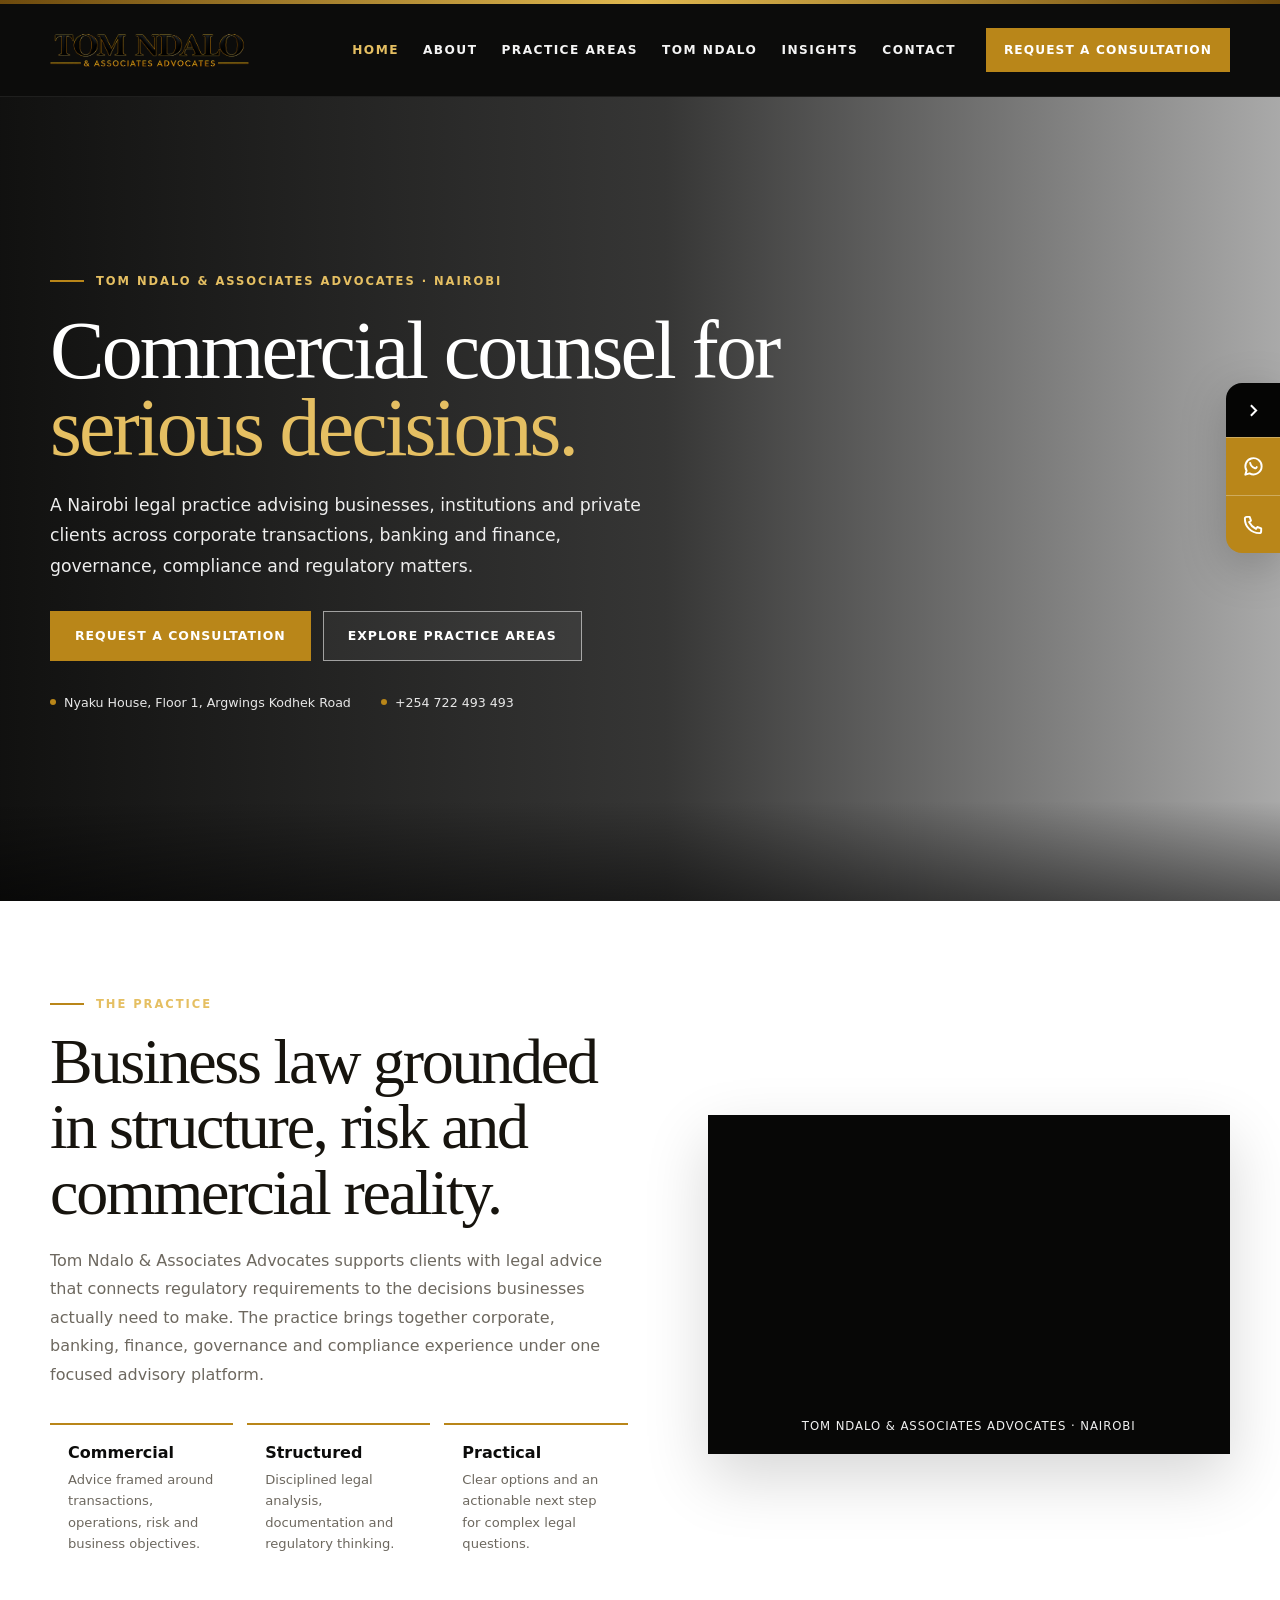
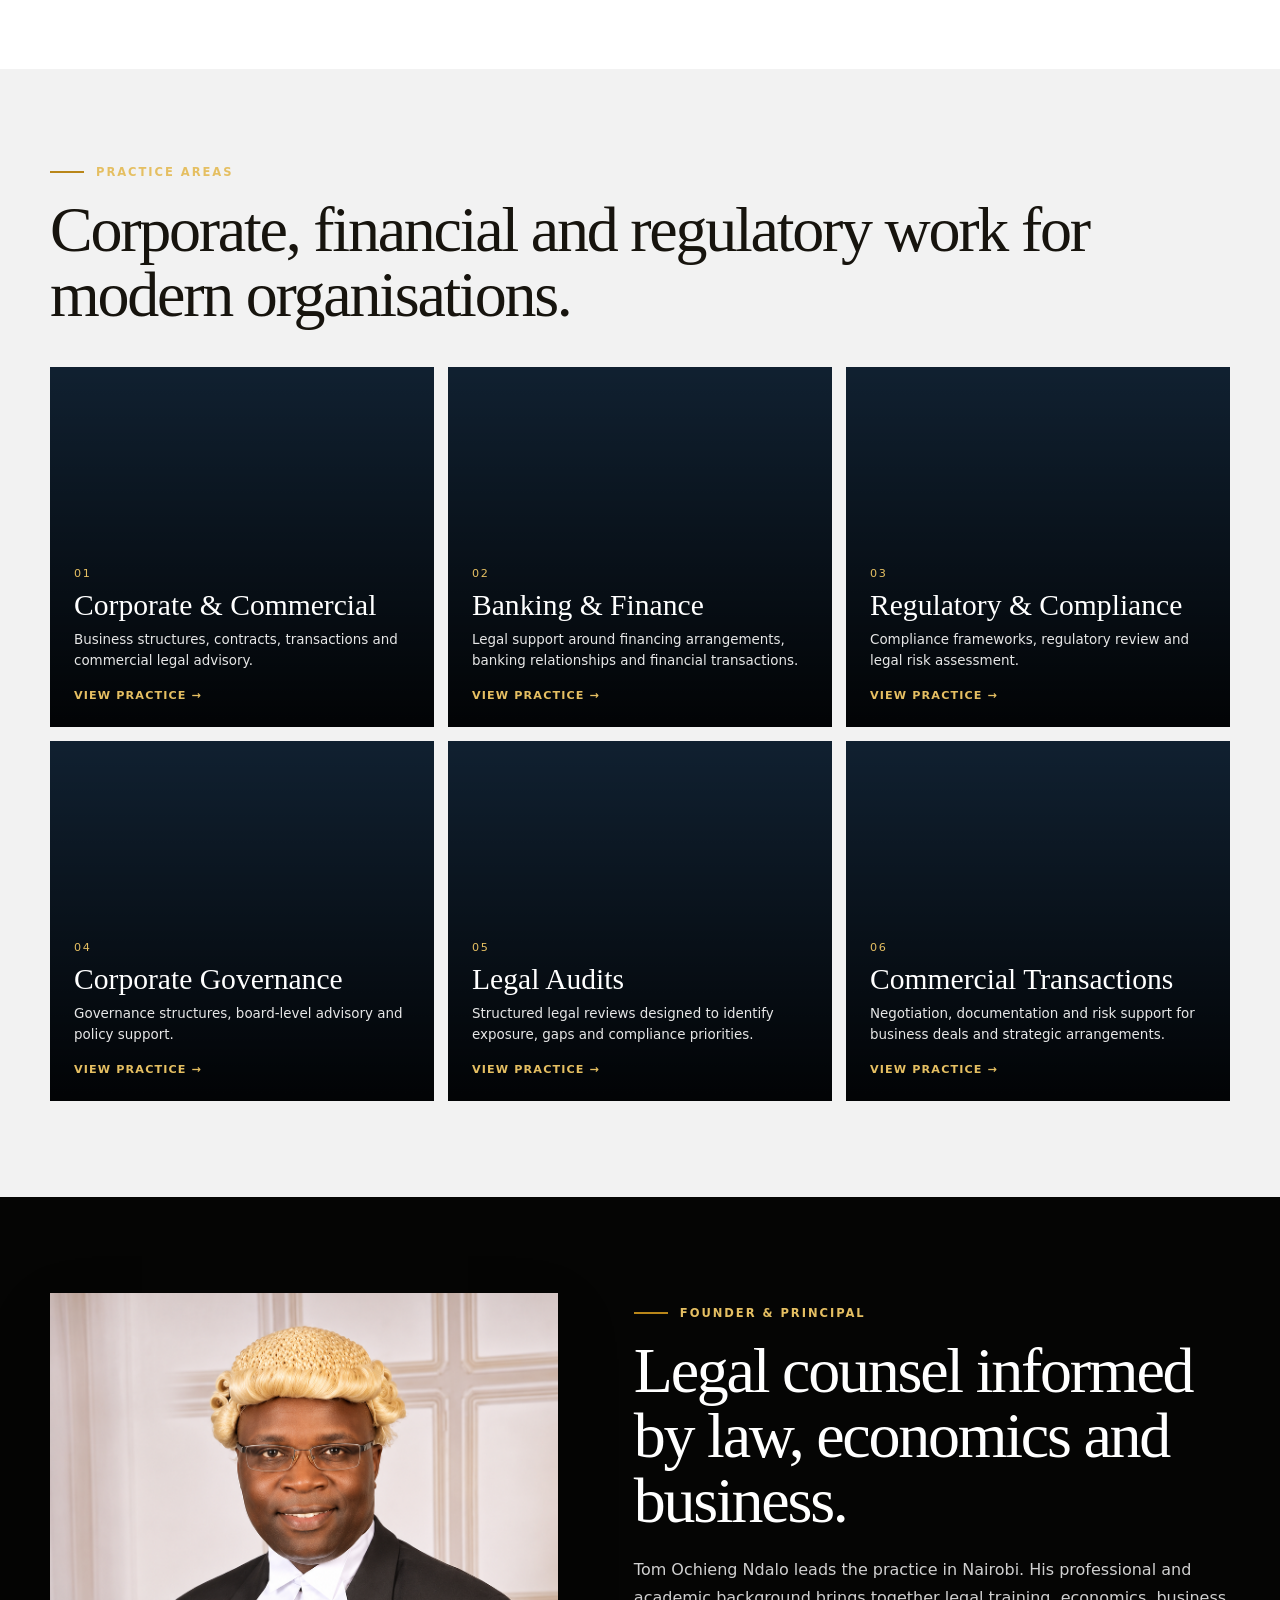
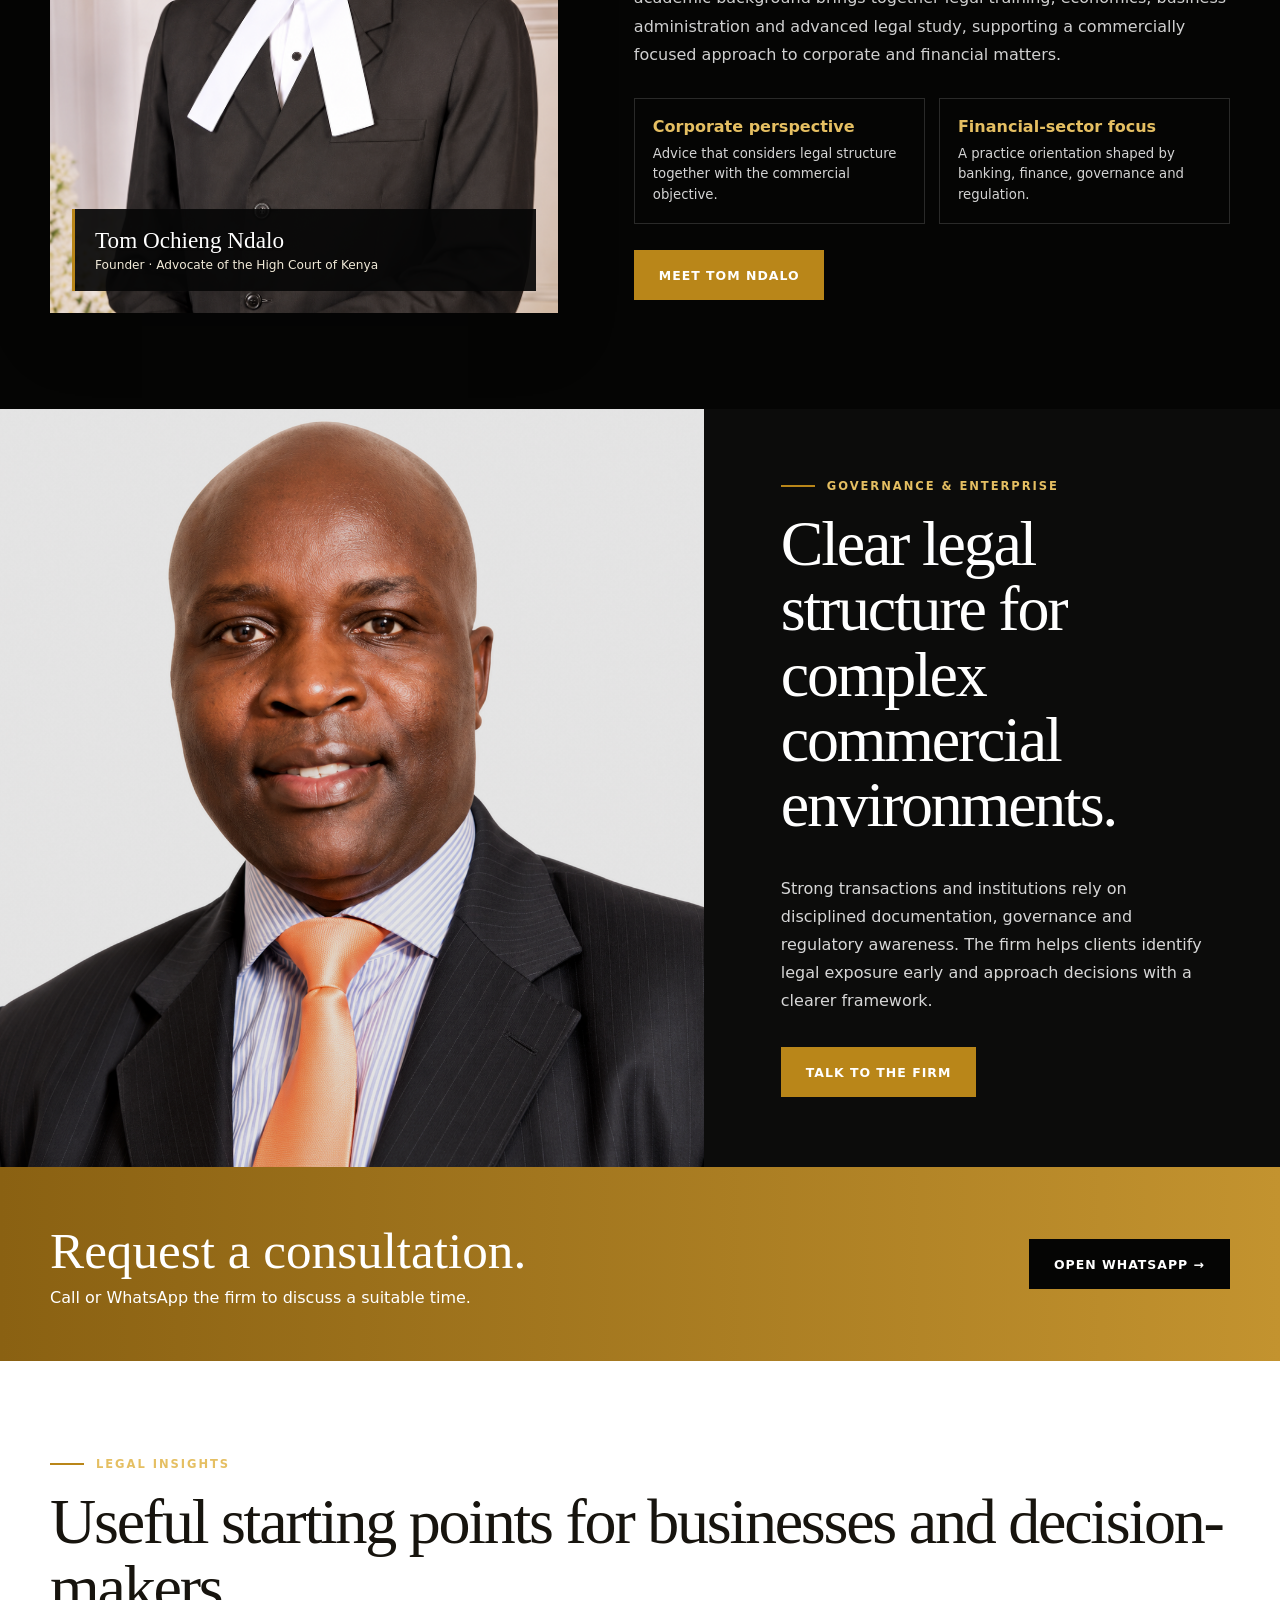
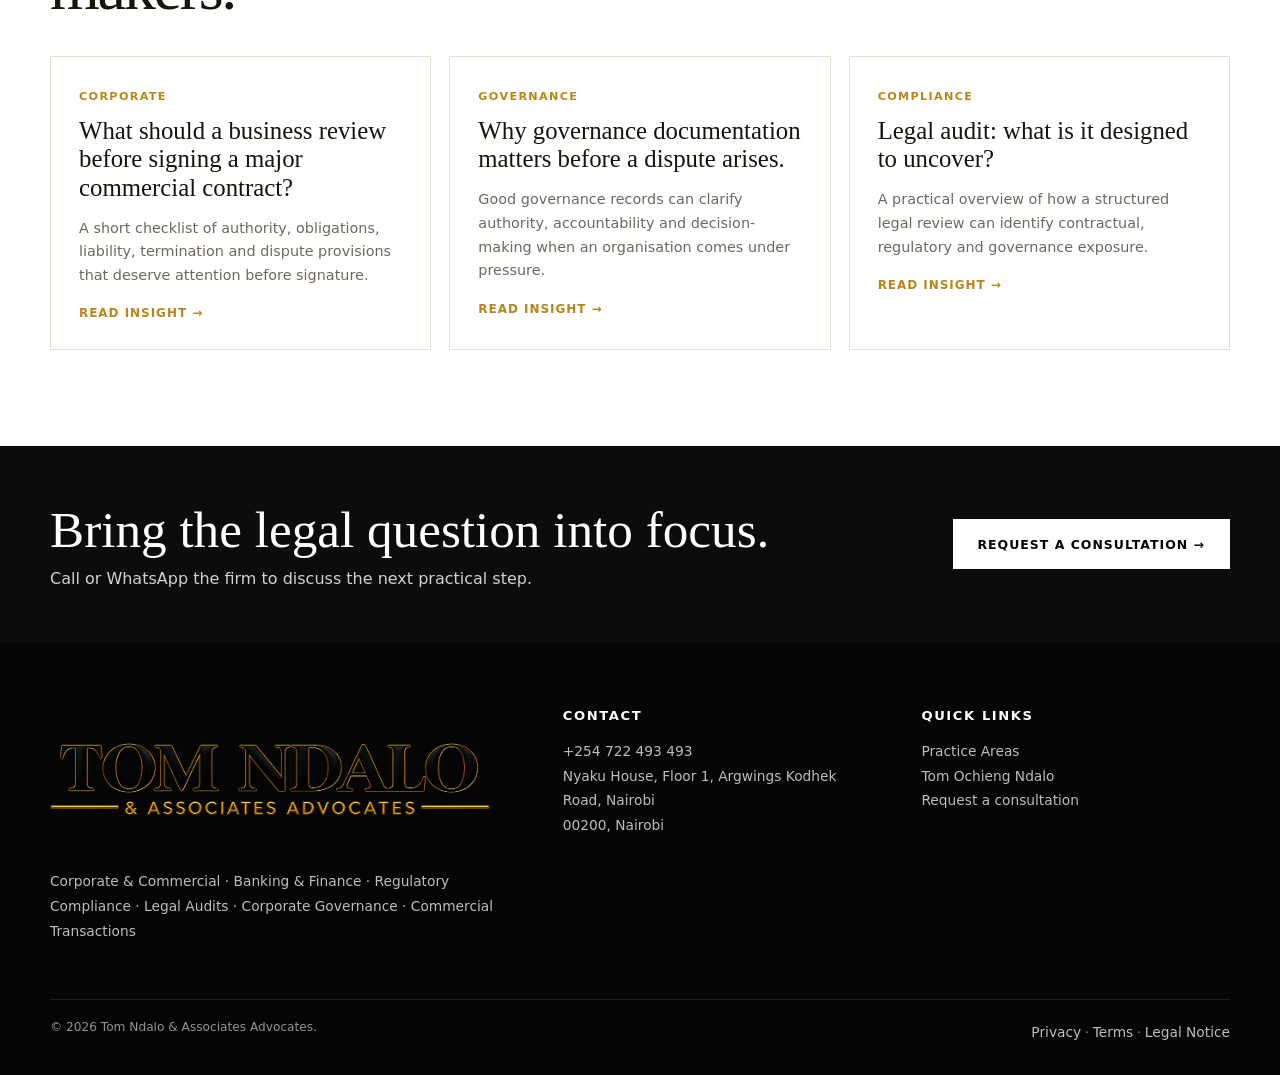
<file: index.html>
<!doctype html><html lang="en-KE"><head><meta charset="utf-8"><meta name="viewport" content="width=device-width,initial-scale=1,viewport-fit=cover"><title>Tom Ndalo & Associates Advocates | Nairobi Corporate, Banking & Finance Lawyers</title><meta name="description" content="Tom Ndalo & Associates Advocates is a Nairobi legal practice focused on corporate and commercial law, banking and finance, governance, regulatory compliance and legal audit support."><link rel="canonical" href="https://tom-ndalo-associates-advocates.vercel.app/"><meta name="theme-color" content="#080806"><meta property="og:type" content="website"><meta property="og:title" content="Tom Ndalo & Associates Advocates | Nairobi Corporate, Banking & Finance Lawyers"><meta property="og:description" content="Tom Ndalo & Associates Advocates is a Nairobi legal practice focused on corporate and commercial law, banking and finance, governance, regulatory compliance and legal audit support."><meta property="og:url" content="https://tom-ndalo-associates-advocates.vercel.app/"><meta property="og:image" content="https://tom-ndalo-associates-advocates.vercel.app/images/tom-ndalo-social-card.jpg"><meta name="twitter:card" content="summary_large_image"><link rel="manifest" href="/site.webmanifest"><link rel="icon" href="/images/icon-192.png"><link rel="stylesheet" href="/assets/css/site.css?v=10"><script type="application/ld+json">{"@context":"https://schema.org","@type":"LegalService","name":"Tom Ndalo & Associates Advocates","address":{"@type":"PostalAddress","streetAddress":"Nyaku House, Floor 1, Argwings Kodhek Road","addressLocality":"Nairobi","postalCode":"00200","addressCountry":"KE"},"telephone":"+254722493493","url":"https://tom-ndalo-associates-advocates.vercel.app","areaServed":"Kenya","founder":{"@type":"Person","name":"Tom Ochieng Ndalo","jobTitle":"Advocate of the High Court of Kenya"}}</script></head><body><div class="topline"></div><header class="site-header"><div class="container nav"><a class="brand tom-brand" href="/" aria-label="Tom Ndalo & Associates Advocates home"><img class="brand-wordmark" src="/images/header-wordmark.png" alt="Tom Ndalo & Associates Advocates"></a><nav class="nav-links" aria-label="Primary navigation"><a class="active" href="/">Home</a><a class="" href="/about/">About</a><a class="" href="/practice-areas/">Practice Areas</a><a class="" href="/managing-partner/">Tom Ndalo</a><a class="" href="/insights/">Insights</a><a class="" href="/contact/">Contact</a></nav><a class="nav-cta" href="https://wa.me/254722493493" target="_blank" rel="noopener">Request a consultation</a><button class="menu-btn" aria-label="Open menu" aria-expanded="false"><span></span></button></div><nav class="mobile-nav" aria-label="Mobile navigation"><a href="/">Home</a><a href="/about/">About</a><a href="/practice-areas/">Practice Areas</a><a href="/managing-partner/">Tom Ndalo</a><a href="/insights/">Insights</a><a href="/contact/">Contact</a><a href="https://wa.me/254722493493" target="_blank" rel="noopener">Request a consultation</a></nav></header><main><section class="hero tom-hero"><div class="container"><div class="hero-content"><div class="eyebrow">Tom Ndalo & Associates Advocates · Nairobi</div><h1 class="display">Commercial counsel for <br><span>serious decisions.</span></h1><p class="lead">A Nairobi legal practice advising businesses, institutions and private clients across corporate transactions, banking and finance, governance, compliance and regulatory matters.</p><div class="hero-actions"><a class="btn btn-gold" href="https://wa.me/254722493493" target="_blank" rel="noopener">Request a consultation</a><a class="btn btn-ghost" href="/practice-areas/">Explore practice areas</a></div><div class="hero-meta"><span><i></i>Nyaku House, Floor 1, Argwings Kodhek Road</span><span><i></i>+254 722 493 493</span></div></div></div></section>
<section class="section"><div class="container intro-grid"><div><div class="eyebrow">The practice</div><h2 class="section-title">Business law grounded in structure, risk and commercial reality.</h2><p class="section-copy">Tom Ndalo & Associates Advocates supports clients with legal advice that connects regulatory requirements to the decisions businesses actually need to make. The practice brings together corporate, banking, finance, governance and compliance experience under one focused advisory platform.</p><div class="values"><div class="value"><b>Commercial</b><span>Advice framed around transactions, operations, risk and business objectives.</span></div><div class="value"><b>Structured</b><span>Disciplined legal analysis, documentation and regulatory thinking.</span></div><div class="value"><b>Practical</b><span>Clear options and an actionable next step for complex legal questions.</span></div></div></div><div class="logo-animation"><video src="/assets/media/tom-logo-intro.mp4" autoplay muted loop playsinline preload="metadata" aria-label="Animated Tom Ndalo & Associates Advocates logo"></video><small>TOM NDALO & ASSOCIATES ADVOCATES · NAIROBI</small></div></div></section>
<section class="section practice-section"><div class="container"><div class="eyebrow">Practice areas</div><h2 class="section-title">Corporate, financial and regulatory work for modern organisations.</h2><div class="practice-grid">
<a class="practice-card" style="--image:url('https://images.unsplash.com/photo-1454165804606-c3d57bc86b40?auto=format&fit=crop&w=1400&q=82')" href="/practice-areas/#corporate"><div class="practice-content"><span class="practice-number">01</span><h3>Corporate & Commercial</h3><p>Business structures, contracts, transactions and commercial legal advisory.</p><span class="practice-link">View practice →</span></div></a>
<a class="practice-card" style="--image:url('https://images.unsplash.com/photo-1554224155-6726b3ff858f?auto=format&fit=crop&w=1400&q=82')" href="/practice-areas/#banking"><div class="practice-content"><span class="practice-number">02</span><h3>Banking & Finance</h3><p>Legal support around financing arrangements, banking relationships and financial transactions.</p><span class="practice-link">View practice →</span></div></a>
<a class="practice-card" style="--image:url('https://images.unsplash.com/photo-1450101499163-c8848c66ca85?auto=format&fit=crop&w=1400&q=82')" href="/practice-areas/#compliance"><div class="practice-content"><span class="practice-number">03</span><h3>Regulatory & Compliance</h3><p>Compliance frameworks, regulatory review and legal risk assessment.</p><span class="practice-link">View practice →</span></div></a>
<a class="practice-card" style="--image:url('https://images.unsplash.com/photo-1556761175-b413da4baf72?auto=format&fit=crop&w=1400&q=82')" href="/practice-areas/#governance"><div class="practice-content"><span class="practice-number">04</span><h3>Corporate Governance</h3><p>Governance structures, board-level advisory and policy support.</p><span class="practice-link">View practice →</span></div></a>
<a class="practice-card" style="--image:url('https://images.unsplash.com/photo-1554224154-26032ffc0d07?auto=format&fit=crop&w=1400&q=82')" href="/practice-areas/#audits"><div class="practice-content"><span class="practice-number">05</span><h3>Legal Audits</h3><p>Structured legal reviews designed to identify exposure, gaps and compliance priorities.</p><span class="practice-link">View practice →</span></div></a>
<a class="practice-card" style="--image:url('https://images.unsplash.com/photo-1521791136064-7986c2920216?auto=format&fit=crop&w=1400&q=82')" href="/practice-areas/#transactions"><div class="practice-content"><span class="practice-number">06</span><h3>Commercial Transactions</h3><p>Negotiation, documentation and risk support for business deals and strategic arrangements.</p><span class="practice-link">View practice →</span></div></a>
</div></div></section>
<section class="section partner-section"><div class="container partner-grid"><div class="partner-visual tom-partner"><div class="partner-badge"><strong>Tom Ochieng Ndalo</strong><span>Founder · Advocate of the High Court of Kenya</span></div></div><div><div class="eyebrow">Founder & Principal</div><h2 class="section-title">Legal counsel informed by law, economics and business.</h2><p class="section-copy">Tom Ochieng Ndalo leads the practice in Nairobi. His professional and academic background brings together legal training, economics, business administration and advanced legal study, supporting a commercially focused approach to corporate and financial matters.</p><div class="partner-points"><div class="partner-point"><b>Corporate perspective</b><span>Advice that considers legal structure together with the commercial objective.</span></div><div class="partner-point"><b>Financial-sector focus</b><span>A practice orientation shaped by banking, finance, governance and regulation.</span></div></div><div style="margin-top:26px"><a class="btn btn-gold" href="/managing-partner/">Meet Tom Ndalo</a></div></div></div></section>
<section class="image-band"><div class="photo tom-band"></div><div class="copy"><div class="eyebrow">Governance & enterprise</div><h2 class="section-title">Clear legal structure for complex commercial environments.</h2><p>Strong transactions and institutions rely on disciplined documentation, governance and regulatory awareness. The firm helps clients identify legal exposure early and approach decisions with a clearer framework.</p><a class="btn btn-gold" style="align-self:flex-start;margin-top:16px" href="/contact/">Talk to the firm</a></div></section>
<section class="booking-band"><div class="container"><div><h2>Request a consultation.</h2><p>Call or WhatsApp the firm to discuss a suitable time.</p></div><a class="btn btn-navy" href="https://wa.me/254722493493" target="_blank" rel="noopener">Open WhatsApp →</a></div></section>
<section class="section"><div class="container"><div class="eyebrow">Legal insights</div><h2 class="section-title">Useful starting points for businesses and decision-makers.</h2><div class="insight-grid"><article class="insight-card"><span class="tag">Corporate</span><h3>What should a business review before signing a major commercial contract?</h3><p>A short checklist of authority, obligations, liability, termination and dispute provisions that deserve attention before signature.</p><a href="/insights/">Read insight →</a></article><article class="insight-card"><span class="tag">Governance</span><h3>Why governance documentation matters before a dispute arises.</h3><p>Good governance records can clarify authority, accountability and decision-making when an organisation comes under pressure.</p><a href="/insights/">Read insight →</a></article><article class="insight-card"><span class="tag">Compliance</span><h3>Legal audit: what is it designed to uncover?</h3><p>A practical overview of how a structured legal review can identify contractual, regulatory and governance exposure.</p><a href="/insights/">Read insight →</a></article></div></div></section></main><aside class="contact-rail" aria-label="Quick contact"><button class="rail-toggle" aria-label="Expand or collapse quick contact"><svg viewBox="0 0 24 24"><path d="M9 18l6-6-6-6"/></svg></button><div class="rail-actions"><a href="https://wa.me/254722493493" target="_blank" rel="noopener" aria-label="WhatsApp Tom Ndalo & Associates Advocates"><svg viewBox="0 0 24 24"><path d="M20.5 11.8a8.5 8.5 0 0 1-12.6 7.4L3.5 20.5l1.3-4.2a8.5 8.5 0 1 1 15.7-4.5Z"/><path d="M8.5 8.2c.4 2.4 2.2 4.5 4.8 5.6.9.4 1.7-.3 2.1-1.2"/></svg></a><a href="tel:+254722493493" aria-label="Call Tom Ndalo & Associates Advocates"><svg viewBox="0 0 24 24"><path d="M5 4h3l1.4 4-2 1.4a16 16 0 0 0 7.2 7.2l1.4-2L20 16v3c0 1.1-.9 2-2 2C9.7 21 3 14.3 3 6c0-1.1.9-2 2-2Z"/></svg></a></div></aside><section class="cta-strip"><div class="container"><div><h2>Bring the legal question into focus.</h2><p>Call or WhatsApp the firm to discuss the next practical step.</p></div><a class="btn btn-light" href="https://wa.me/254722493493" target="_blank" rel="noopener">Request a consultation →</a></div></section><footer class="footer"><div class="container"><div class="footer-grid"><div><div class="footer-tom-logo"><img src="/images/header-wordmark.png" alt="Tom Ndalo & Associates Advocates"></div><p>Corporate & Commercial · Banking & Finance · Regulatory Compliance · Legal Audits · Corporate Governance · Commercial Transactions</p></div><div><h4>Contact</h4><p><a href="tel:+254722493493">+254 722 493 493</a><br>Nyaku House, Floor 1, Argwings Kodhek Road, Nairobi<br>00200, Nairobi</p></div><div><h4>Quick links</h4><p><a href="/practice-areas/">Practice Areas</a><br><a href="/managing-partner/">Tom Ochieng Ndalo</a><br><a href="https://wa.me/254722493493" target="_blank" rel="noopener">Request a consultation</a></p></div></div><div class="footer-bottom"><span>© 2026 Tom Ndalo & Associates Advocates.</span><span><a href="/privacy/">Privacy</a> · <a href="/terms/">Terms</a> · <a href="/legal-notice/">Legal Notice</a></span></div></div></footer><script src="/assets/js/site.js?v=10" defer></script></body></html>
</file>
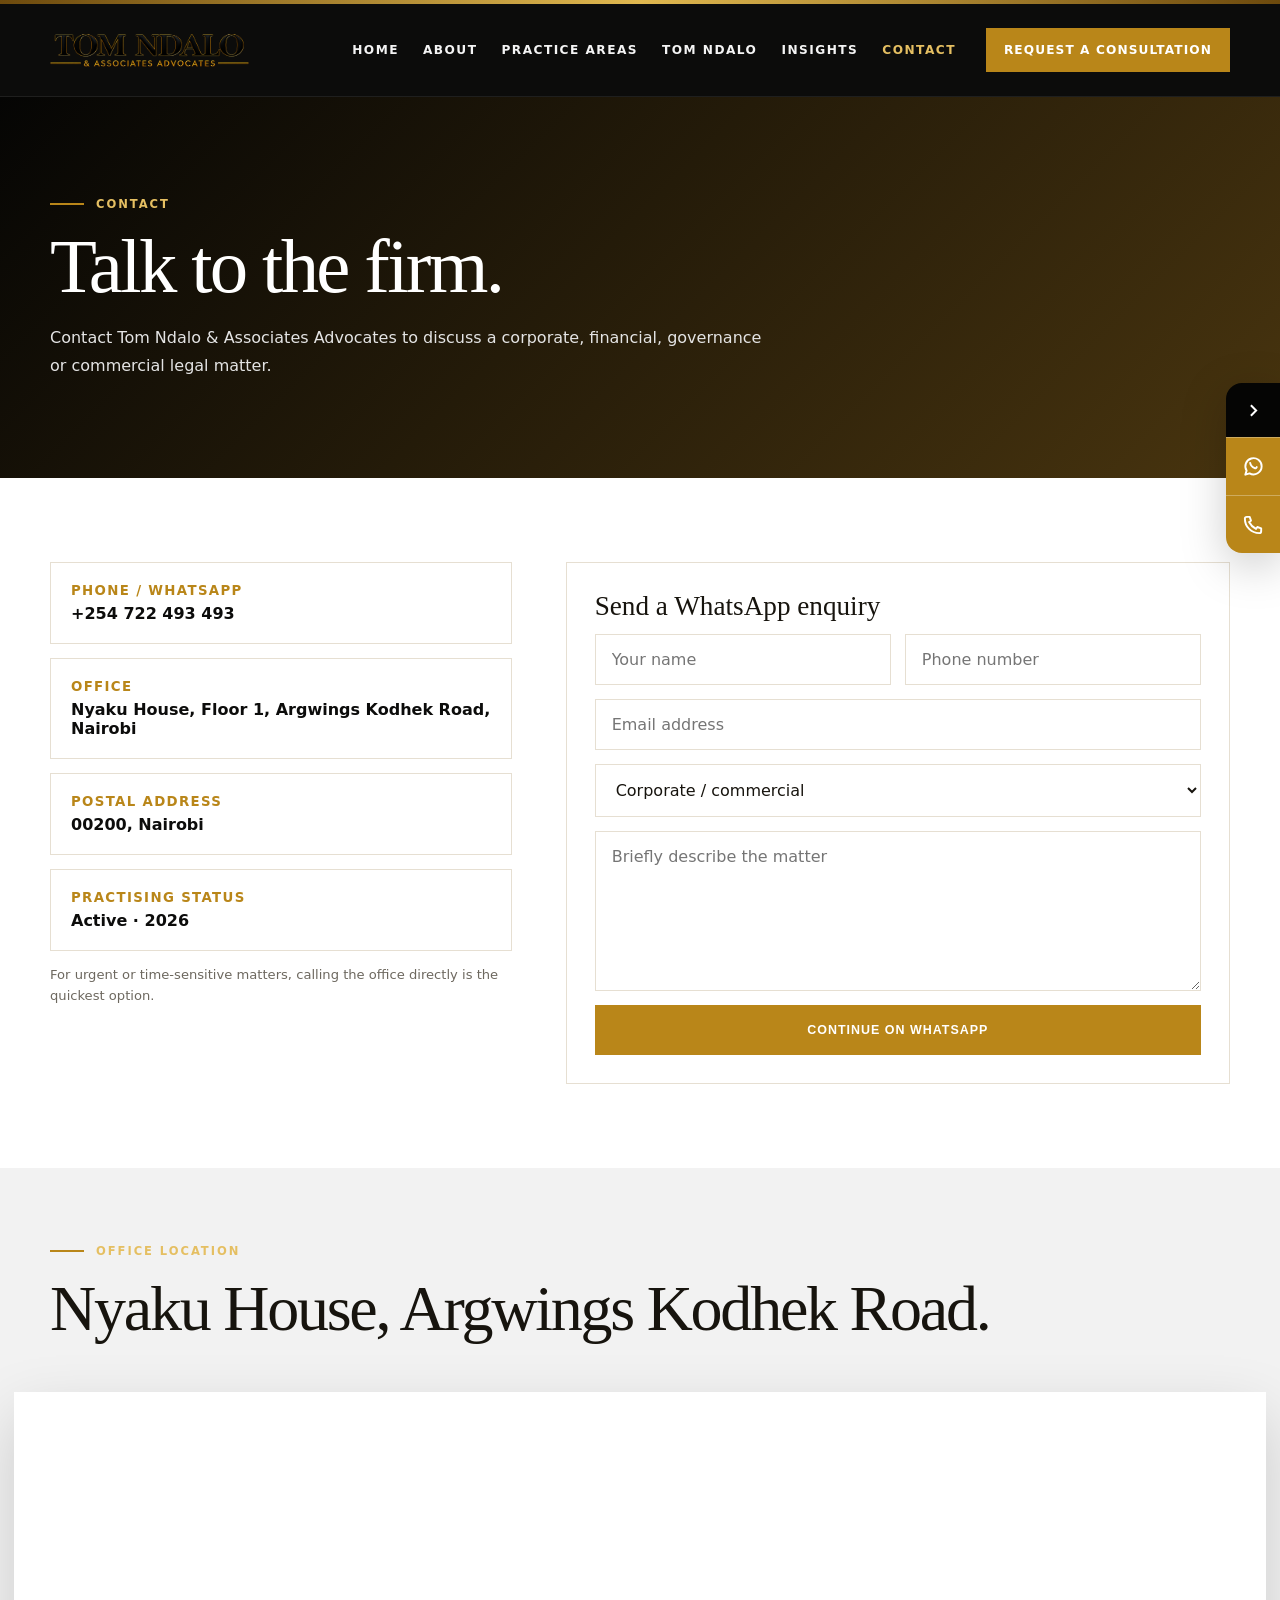
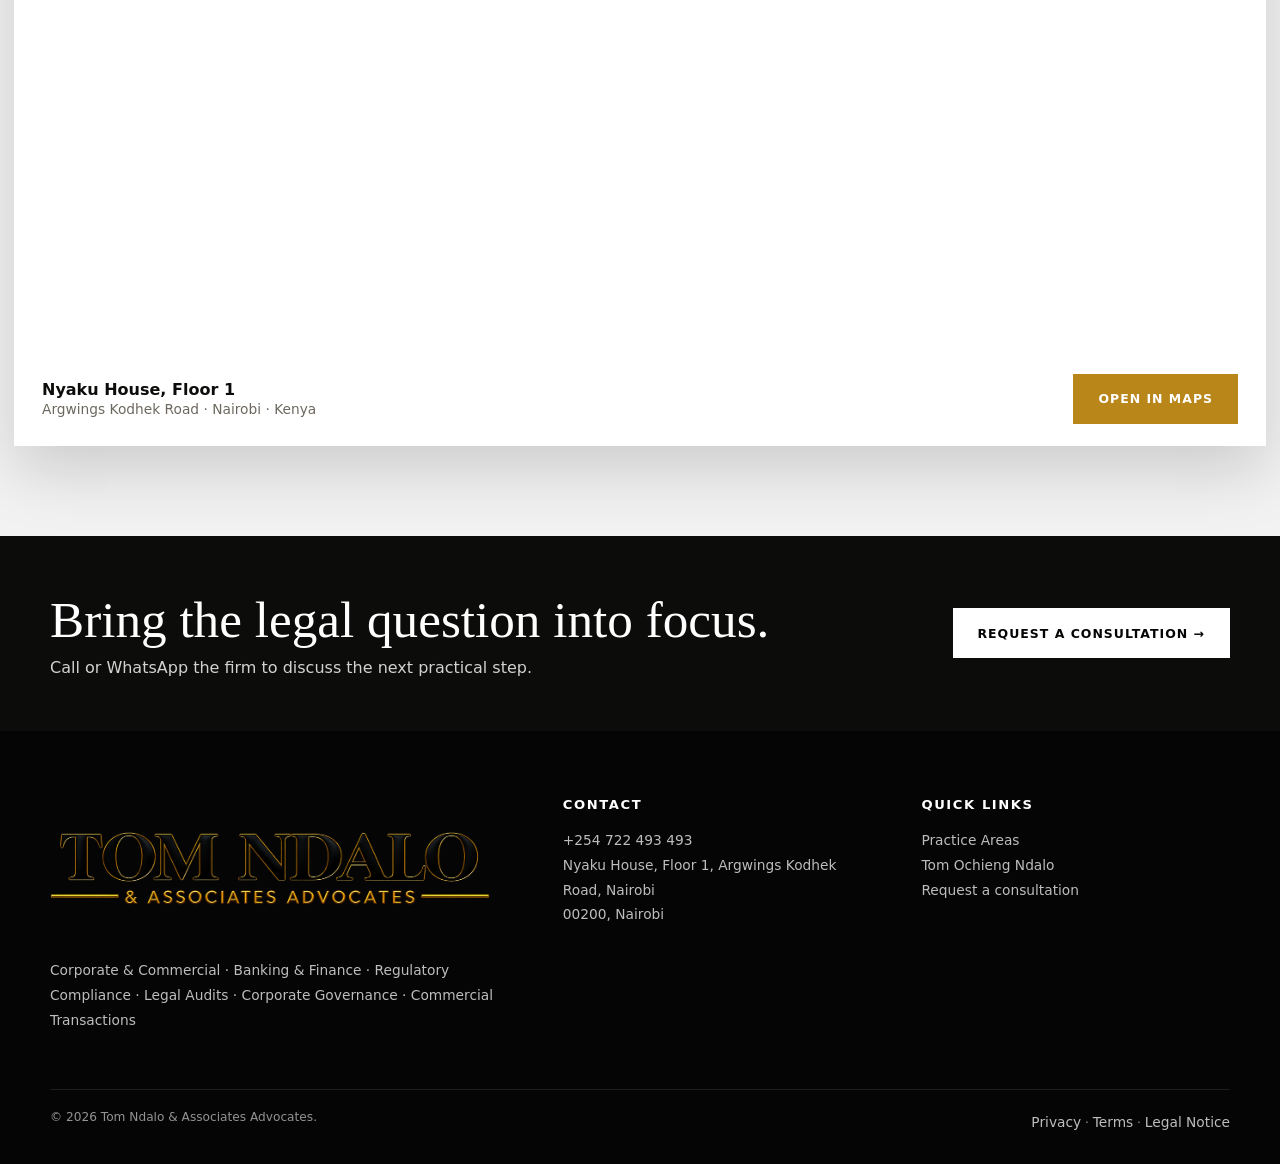
<file: contact/index.html>
<!doctype html><html lang="en-KE"><head><meta charset="utf-8"><meta name="viewport" content="width=device-width,initial-scale=1,viewport-fit=cover"><title>Contact | Tom Ndalo & Associates Advocates</title><meta name="description" content="Contact Tom Ndalo & Associates Advocates at Nyaku House, Floor 1, Argwings Kodhek Road, Nairobi."><link rel="canonical" href="https://tom-ndalo-associates-advocates.vercel.app/contact/"><meta name="theme-color" content="#080806"><meta property="og:type" content="website"><meta property="og:title" content="Contact | Tom Ndalo & Associates Advocates"><meta property="og:description" content="Contact Tom Ndalo & Associates Advocates at Nyaku House, Floor 1, Argwings Kodhek Road, Nairobi."><meta property="og:url" content="https://tom-ndalo-associates-advocates.vercel.app/contact/"><meta property="og:image" content="https://tom-ndalo-associates-advocates.vercel.app/images/tom-ndalo-social-card.jpg"><meta name="twitter:card" content="summary_large_image"><link rel="manifest" href="/site.webmanifest"><link rel="icon" href="/images/icon-192.png"><link rel="stylesheet" href="/assets/css/site.css?v=10"><script type="application/ld+json">{"@context":"https://schema.org","@type":"LegalService","name":"Tom Ndalo & Associates Advocates","address":{"@type":"PostalAddress","streetAddress":"Nyaku House, Floor 1, Argwings Kodhek Road","addressLocality":"Nairobi","postalCode":"00200","addressCountry":"KE"},"telephone":"+254722493493","url":"https://tom-ndalo-associates-advocates.vercel.app","areaServed":"Kenya","founder":{"@type":"Person","name":"Tom Ochieng Ndalo","jobTitle":"Advocate of the High Court of Kenya"}}</script></head><body><div class="topline"></div><header class="site-header"><div class="container nav"><a class="brand tom-brand" href="/" aria-label="Tom Ndalo & Associates Advocates home"><img class="brand-wordmark" src="/images/header-wordmark.png" alt="Tom Ndalo & Associates Advocates"></a><nav class="nav-links" aria-label="Primary navigation"><a class="" href="/">Home</a><a class="" href="/about/">About</a><a class="" href="/practice-areas/">Practice Areas</a><a class="" href="/managing-partner/">Tom Ndalo</a><a class="" href="/insights/">Insights</a><a class="active" href="/contact/">Contact</a></nav><a class="nav-cta" href="https://wa.me/254722493493" target="_blank" rel="noopener">Request a consultation</a><button class="menu-btn" aria-label="Open menu" aria-expanded="false"><span></span></button></div><nav class="mobile-nav" aria-label="Mobile navigation"><a href="/">Home</a><a href="/about/">About</a><a href="/practice-areas/">Practice Areas</a><a href="/managing-partner/">Tom Ndalo</a><a href="/insights/">Insights</a><a href="/contact/">Contact</a><a href="https://wa.me/254722493493" target="_blank" rel="noopener">Request a consultation</a></nav></header><main><section class="page-hero"><div class="container"><div class="eyebrow">Contact</div><h1 class="page-title">Talk to the firm.</h1><p>Contact Tom Ndalo & Associates Advocates to discuss a corporate, financial, governance or commercial legal matter.</p></div></section><section class="page-main"><div class="container contact-grid"><div><div class="contact-list"><div class="contact-item"><small>Phone / WhatsApp</small><a href="tel:+254722493493">+254 722 493 493</a></div><div class="contact-item"><small>Office</small><span>Nyaku House, Floor 1, Argwings Kodhek Road, Nairobi</span></div><div class="contact-item"><small>Postal address</small><span>00200, Nairobi</span></div><div class="contact-item"><small>Practising status</small><span>Active · 2026</span></div></div><p class="small-note">For urgent or time-sensitive matters, calling the office directly is the quickest option.</p></div><div class="info-card"><h3>Send a WhatsApp enquiry</h3><form class="contact-form" data-contact-form><input name="name" placeholder="Your name" required><input name="phone" placeholder="Phone number"><input class="full" name="email" type="email" placeholder="Email address"><select class="full" name="matter"><option value="Corporate / commercial">Corporate / commercial</option><option value="Banking / finance">Banking / finance</option><option value="Governance / compliance">Governance / compliance</option><option value="Legal audit">Legal audit</option><option value="Commercial transaction">Commercial transaction</option><option value="Other legal matter">Other legal matter</option></select><textarea class="full" name="message" placeholder="Briefly describe the matter"></textarea><button class="btn btn-gold full" type="submit">Continue on WhatsApp</button></form></div></div></section><section class="map-wrap"><div class="container map-head"><div class="eyebrow">Office location</div><h2 class="section-title">Nyaku House, Argwings Kodhek Road.</h2></div><div class="map-shell"><iframe title="Map showing Nyaku House, Argwings Kodhek Road, Nairobi" loading="lazy" referrerpolicy="no-referrer-when-downgrade" src="https://www.google.com/maps?q=Nyaku%20House%20Argwings%20Kodhek%20Road%20Nairobi&output=embed"></iframe><div class="map-footer"><div><strong>Nyaku House, Floor 1</strong><span>Argwings Kodhek Road · Nairobi · Kenya</span></div><a class="btn btn-gold" href="https://www.google.com/maps/search/?api=1&query=Nyaku%20House%20Argwings%20Kodhek%20Road%20Nairobi" target="_blank" rel="noopener">Open in Maps</a></div></div></section></main><aside class="contact-rail" aria-label="Quick contact"><button class="rail-toggle" aria-label="Expand or collapse quick contact"><svg viewBox="0 0 24 24"><path d="M9 18l6-6-6-6"/></svg></button><div class="rail-actions"><a href="https://wa.me/254722493493" target="_blank" rel="noopener" aria-label="WhatsApp Tom Ndalo & Associates Advocates"><svg viewBox="0 0 24 24"><path d="M20.5 11.8a8.5 8.5 0 0 1-12.6 7.4L3.5 20.5l1.3-4.2a8.5 8.5 0 1 1 15.7-4.5Z"/><path d="M8.5 8.2c.4 2.4 2.2 4.5 4.8 5.6.9.4 1.7-.3 2.1-1.2"/></svg></a><a href="tel:+254722493493" aria-label="Call Tom Ndalo & Associates Advocates"><svg viewBox="0 0 24 24"><path d="M5 4h3l1.4 4-2 1.4a16 16 0 0 0 7.2 7.2l1.4-2L20 16v3c0 1.1-.9 2-2 2C9.7 21 3 14.3 3 6c0-1.1.9-2 2-2Z"/></svg></a></div></aside><section class="cta-strip"><div class="container"><div><h2>Bring the legal question into focus.</h2><p>Call or WhatsApp the firm to discuss the next practical step.</p></div><a class="btn btn-light" href="https://wa.me/254722493493" target="_blank" rel="noopener">Request a consultation →</a></div></section><footer class="footer"><div class="container"><div class="footer-grid"><div><div class="footer-tom-logo"><img src="/images/header-wordmark.png" alt="Tom Ndalo & Associates Advocates"></div><p>Corporate & Commercial · Banking & Finance · Regulatory Compliance · Legal Audits · Corporate Governance · Commercial Transactions</p></div><div><h4>Contact</h4><p><a href="tel:+254722493493">+254 722 493 493</a><br>Nyaku House, Floor 1, Argwings Kodhek Road, Nairobi<br>00200, Nairobi</p></div><div><h4>Quick links</h4><p><a href="/practice-areas/">Practice Areas</a><br><a href="/managing-partner/">Tom Ochieng Ndalo</a><br><a href="https://wa.me/254722493493" target="_blank" rel="noopener">Request a consultation</a></p></div></div><div class="footer-bottom"><span>© 2026 Tom Ndalo & Associates Advocates.</span><span><a href="/privacy/">Privacy</a> · <a href="/terms/">Terms</a> · <a href="/legal-notice/">Legal Notice</a></span></div></div></footer><script src="/assets/js/site.js?v=10" defer></script></body></html>
</file>
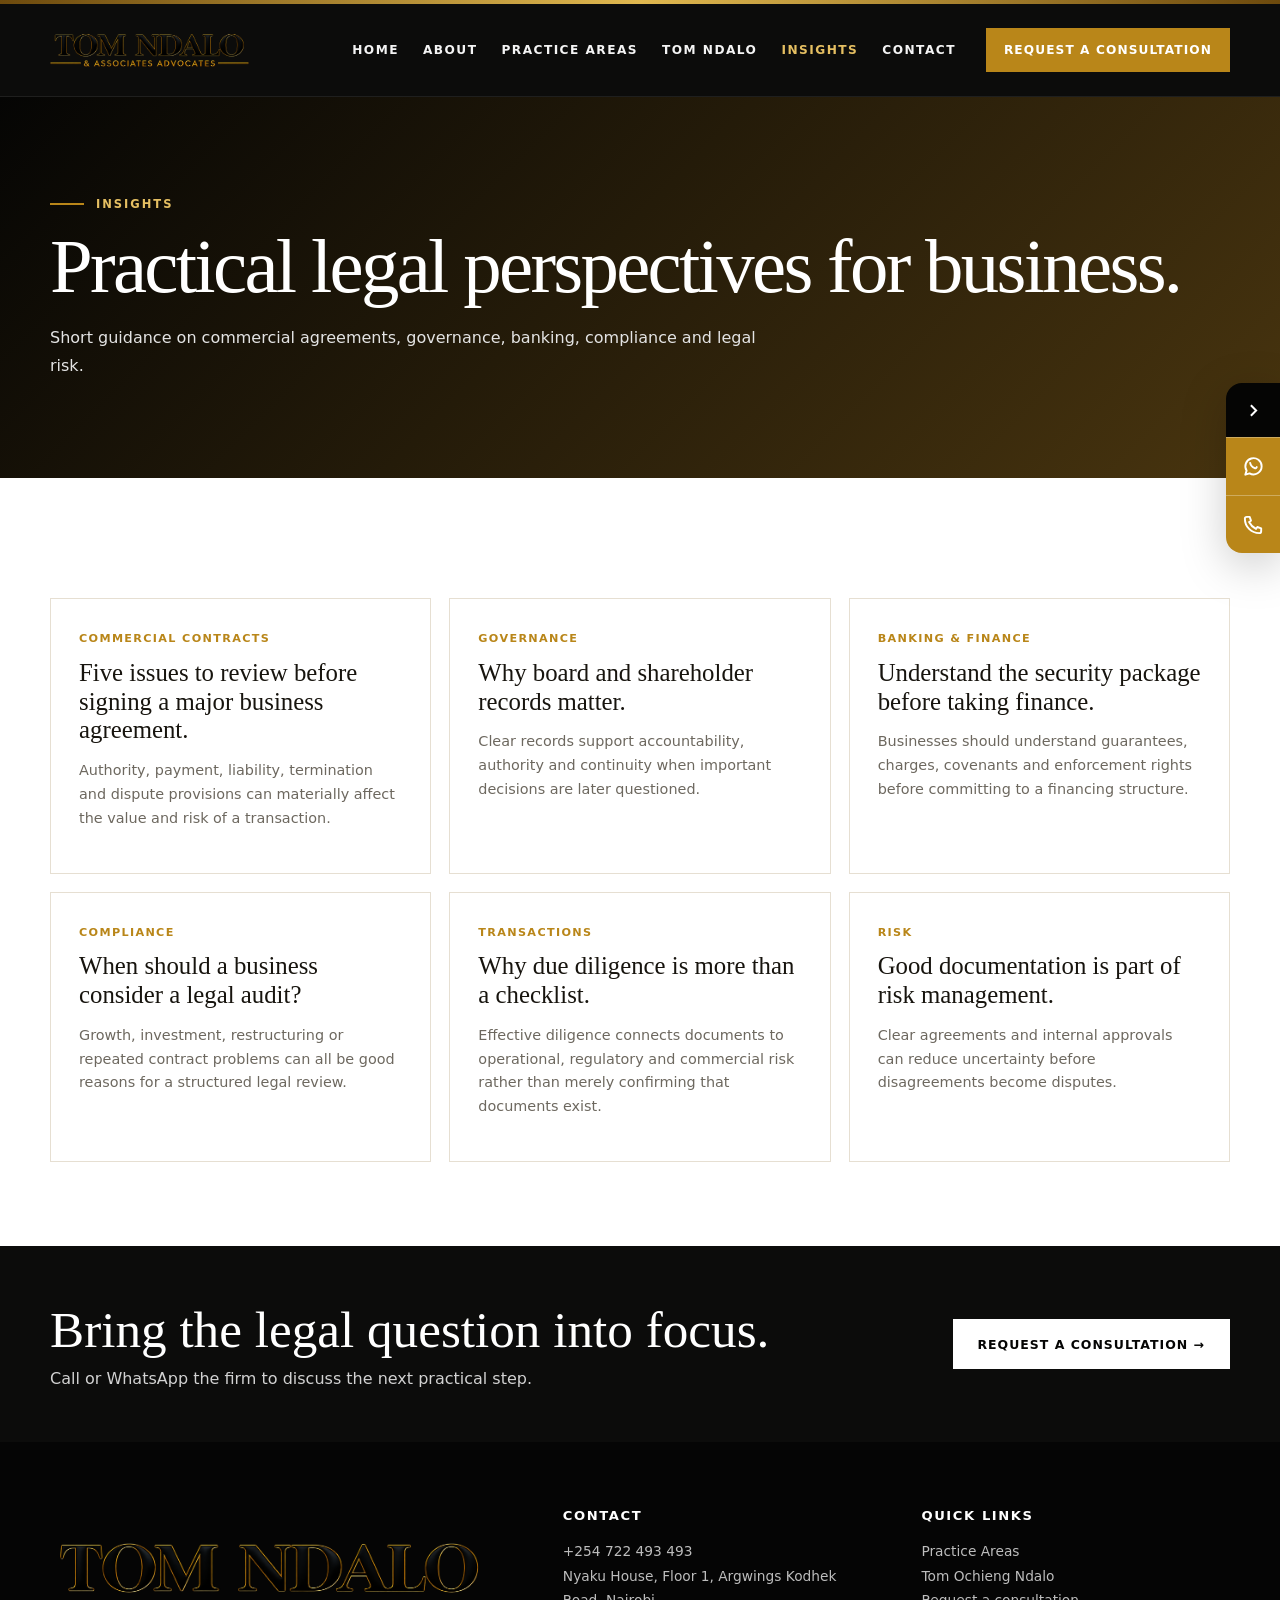
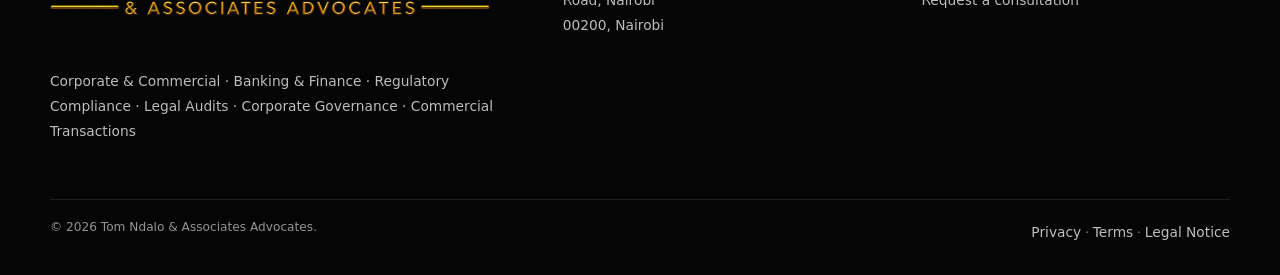
<file: insights/index.html>
<!doctype html><html lang="en-KE"><head><meta charset="utf-8"><meta name="viewport" content="width=device-width,initial-scale=1,viewport-fit=cover"><title>Insights | Tom Ndalo & Associates Advocates</title><meta name="description" content="Legal insights on corporate law, banking and finance, governance, compliance and commercial transactions."><link rel="canonical" href="https://tom-ndalo-associates-advocates.vercel.app/insights/"><meta name="theme-color" content="#080806"><meta property="og:type" content="website"><meta property="og:title" content="Insights | Tom Ndalo & Associates Advocates"><meta property="og:description" content="Legal insights on corporate law, banking and finance, governance, compliance and commercial transactions."><meta property="og:url" content="https://tom-ndalo-associates-advocates.vercel.app/insights/"><meta property="og:image" content="https://tom-ndalo-associates-advocates.vercel.app/images/tom-ndalo-social-card.jpg"><meta name="twitter:card" content="summary_large_image"><link rel="manifest" href="/site.webmanifest"><link rel="icon" href="/images/icon-192.png"><link rel="stylesheet" href="/assets/css/site.css?v=10"><script type="application/ld+json">{"@context":"https://schema.org","@type":"LegalService","name":"Tom Ndalo & Associates Advocates","address":{"@type":"PostalAddress","streetAddress":"Nyaku House, Floor 1, Argwings Kodhek Road","addressLocality":"Nairobi","postalCode":"00200","addressCountry":"KE"},"telephone":"+254722493493","url":"https://tom-ndalo-associates-advocates.vercel.app","areaServed":"Kenya","founder":{"@type":"Person","name":"Tom Ochieng Ndalo","jobTitle":"Advocate of the High Court of Kenya"}}</script></head><body><div class="topline"></div><header class="site-header"><div class="container nav"><a class="brand tom-brand" href="/" aria-label="Tom Ndalo & Associates Advocates home"><img class="brand-wordmark" src="/images/header-wordmark.png" alt="Tom Ndalo & Associates Advocates"></a><nav class="nav-links" aria-label="Primary navigation"><a class="" href="/">Home</a><a class="" href="/about/">About</a><a class="" href="/practice-areas/">Practice Areas</a><a class="" href="/managing-partner/">Tom Ndalo</a><a class="active" href="/insights/">Insights</a><a class="" href="/contact/">Contact</a></nav><a class="nav-cta" href="https://wa.me/254722493493" target="_blank" rel="noopener">Request a consultation</a><button class="menu-btn" aria-label="Open menu" aria-expanded="false"><span></span></button></div><nav class="mobile-nav" aria-label="Mobile navigation"><a href="/">Home</a><a href="/about/">About</a><a href="/practice-areas/">Practice Areas</a><a href="/managing-partner/">Tom Ndalo</a><a href="/insights/">Insights</a><a href="/contact/">Contact</a><a href="https://wa.me/254722493493" target="_blank" rel="noopener">Request a consultation</a></nav></header><main><section class="page-hero"><div class="container"><div class="eyebrow">Insights</div><h1 class="page-title">Practical legal perspectives for business.</h1><p>Short guidance on commercial agreements, governance, banking, compliance and legal risk.</p></div></section><section class="page-main"><div class="container insight-grid"><article class="insight-card"><span class="tag">Commercial contracts</span><h3>Five issues to review before signing a major business agreement.</h3><p>Authority, payment, liability, termination and dispute provisions can materially affect the value and risk of a transaction.</p></article><article class="insight-card"><span class="tag">Governance</span><h3>Why board and shareholder records matter.</h3><p>Clear records support accountability, authority and continuity when important decisions are later questioned.</p></article><article class="insight-card"><span class="tag">Banking & finance</span><h3>Understand the security package before taking finance.</h3><p>Businesses should understand guarantees, charges, covenants and enforcement rights before committing to a financing structure.</p></article><article class="insight-card"><span class="tag">Compliance</span><h3>When should a business consider a legal audit?</h3><p>Growth, investment, restructuring or repeated contract problems can all be good reasons for a structured legal review.</p></article><article class="insight-card"><span class="tag">Transactions</span><h3>Why due diligence is more than a checklist.</h3><p>Effective diligence connects documents to operational, regulatory and commercial risk rather than merely confirming that documents exist.</p></article><article class="insight-card"><span class="tag">Risk</span><h3>Good documentation is part of risk management.</h3><p>Clear agreements and internal approvals can reduce uncertainty before disagreements become disputes.</p></article></div></section></main><aside class="contact-rail" aria-label="Quick contact"><button class="rail-toggle" aria-label="Expand or collapse quick contact"><svg viewBox="0 0 24 24"><path d="M9 18l6-6-6-6"/></svg></button><div class="rail-actions"><a href="https://wa.me/254722493493" target="_blank" rel="noopener" aria-label="WhatsApp Tom Ndalo & Associates Advocates"><svg viewBox="0 0 24 24"><path d="M20.5 11.8a8.5 8.5 0 0 1-12.6 7.4L3.5 20.5l1.3-4.2a8.5 8.5 0 1 1 15.7-4.5Z"/><path d="M8.5 8.2c.4 2.4 2.2 4.5 4.8 5.6.9.4 1.7-.3 2.1-1.2"/></svg></a><a href="tel:+254722493493" aria-label="Call Tom Ndalo & Associates Advocates"><svg viewBox="0 0 24 24"><path d="M5 4h3l1.4 4-2 1.4a16 16 0 0 0 7.2 7.2l1.4-2L20 16v3c0 1.1-.9 2-2 2C9.7 21 3 14.3 3 6c0-1.1.9-2 2-2Z"/></svg></a></div></aside><section class="cta-strip"><div class="container"><div><h2>Bring the legal question into focus.</h2><p>Call or WhatsApp the firm to discuss the next practical step.</p></div><a class="btn btn-light" href="https://wa.me/254722493493" target="_blank" rel="noopener">Request a consultation →</a></div></section><footer class="footer"><div class="container"><div class="footer-grid"><div><div class="footer-tom-logo"><img src="/images/header-wordmark.png" alt="Tom Ndalo & Associates Advocates"></div><p>Corporate & Commercial · Banking & Finance · Regulatory Compliance · Legal Audits · Corporate Governance · Commercial Transactions</p></div><div><h4>Contact</h4><p><a href="tel:+254722493493">+254 722 493 493</a><br>Nyaku House, Floor 1, Argwings Kodhek Road, Nairobi<br>00200, Nairobi</p></div><div><h4>Quick links</h4><p><a href="/practice-areas/">Practice Areas</a><br><a href="/managing-partner/">Tom Ochieng Ndalo</a><br><a href="https://wa.me/254722493493" target="_blank" rel="noopener">Request a consultation</a></p></div></div><div class="footer-bottom"><span>© 2026 Tom Ndalo & Associates Advocates.</span><span><a href="/privacy/">Privacy</a> · <a href="/terms/">Terms</a> · <a href="/legal-notice/">Legal Notice</a></span></div></div></footer><script src="/assets/js/site.js?v=10" defer></script></body></html>
</file>
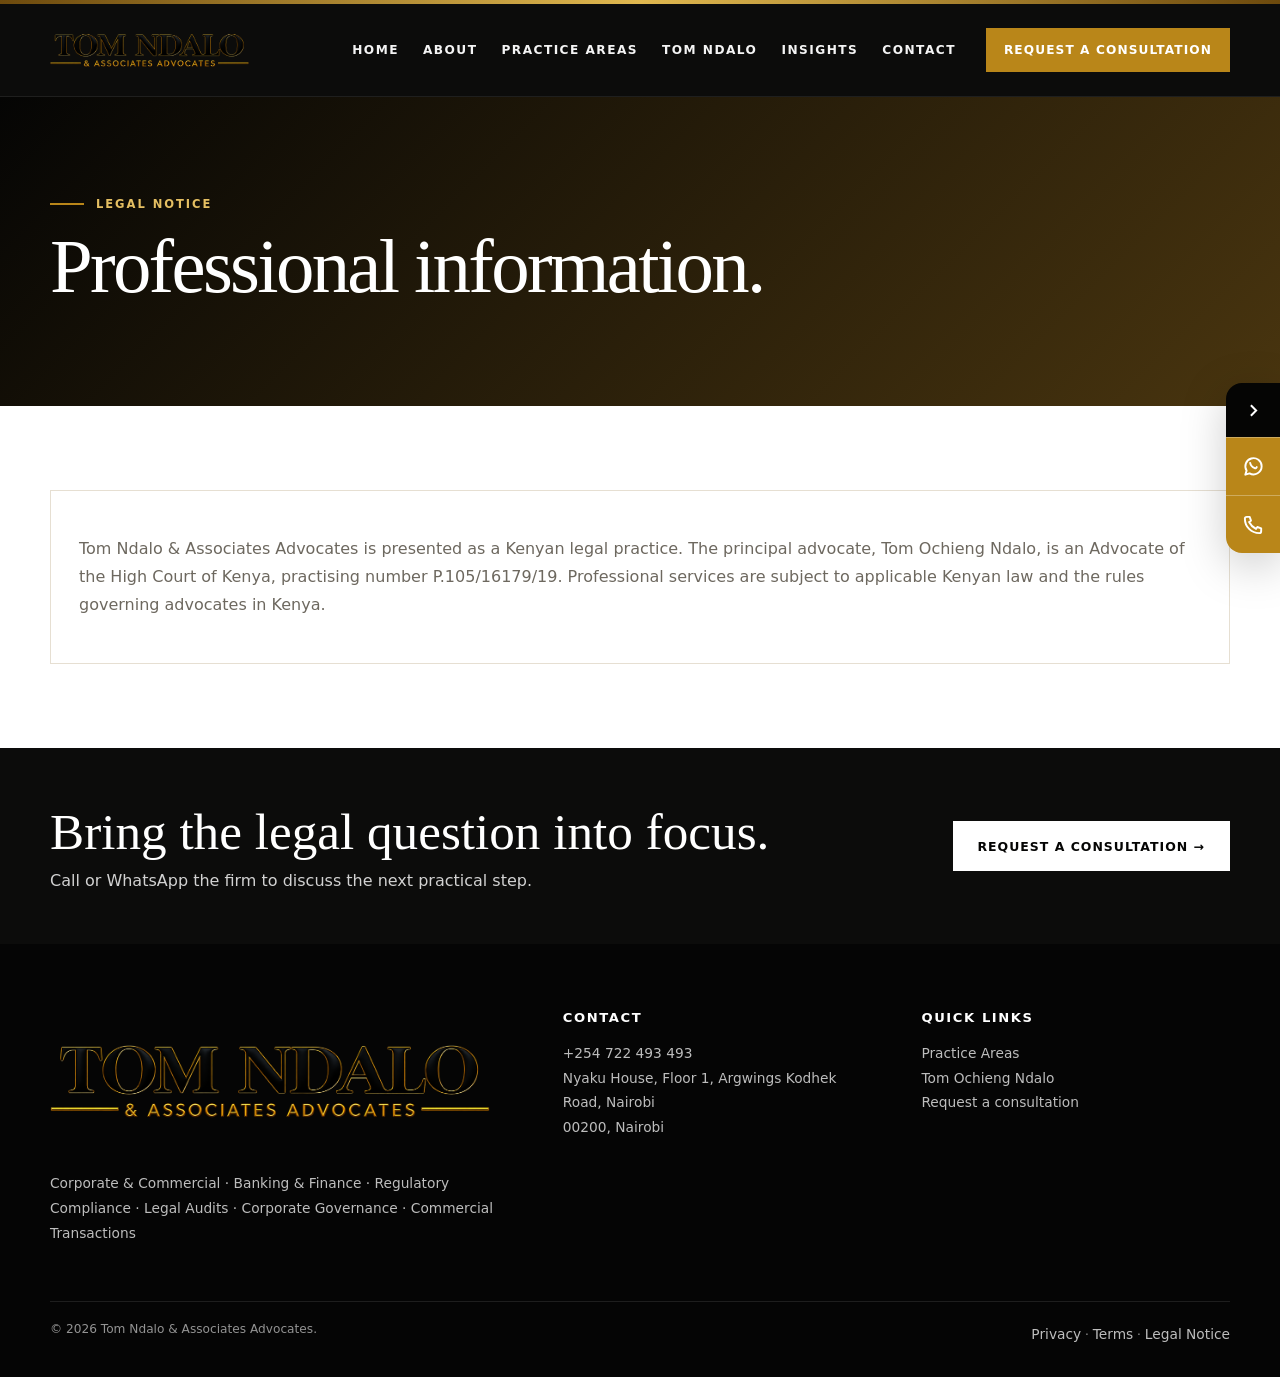
<file: legal-notice/index.html>
<!doctype html><html lang="en-KE"><head><meta charset="utf-8"><meta name="viewport" content="width=device-width,initial-scale=1,viewport-fit=cover"><title>Legal Notice | Tom Ndalo & Associates Advocates</title><meta name="description" content="Professional and legal notice for Tom Ndalo & Associates Advocates."><link rel="canonical" href="https://tom-ndalo-associates-advocates.vercel.app/legal-notice/"><meta name="theme-color" content="#080806"><meta property="og:type" content="website"><meta property="og:title" content="Legal Notice | Tom Ndalo & Associates Advocates"><meta property="og:description" content="Professional and legal notice for Tom Ndalo & Associates Advocates."><meta property="og:url" content="https://tom-ndalo-associates-advocates.vercel.app/legal-notice/"><meta property="og:image" content="https://tom-ndalo-associates-advocates.vercel.app/images/tom-ndalo-social-card.jpg"><meta name="twitter:card" content="summary_large_image"><link rel="manifest" href="/site.webmanifest"><link rel="icon" href="/images/icon-192.png"><link rel="stylesheet" href="/assets/css/site.css?v=10"><script type="application/ld+json">{"@context":"https://schema.org","@type":"LegalService","name":"Tom Ndalo & Associates Advocates","address":{"@type":"PostalAddress","streetAddress":"Nyaku House, Floor 1, Argwings Kodhek Road","addressLocality":"Nairobi","postalCode":"00200","addressCountry":"KE"},"telephone":"+254722493493","url":"https://tom-ndalo-associates-advocates.vercel.app","areaServed":"Kenya","founder":{"@type":"Person","name":"Tom Ochieng Ndalo","jobTitle":"Advocate of the High Court of Kenya"}}</script></head><body><div class="topline"></div><header class="site-header"><div class="container nav"><a class="brand tom-brand" href="/" aria-label="Tom Ndalo & Associates Advocates home"><img class="brand-wordmark" src="/images/header-wordmark.png" alt="Tom Ndalo & Associates Advocates"></a><nav class="nav-links" aria-label="Primary navigation"><a class="" href="/">Home</a><a class="" href="/about/">About</a><a class="" href="/practice-areas/">Practice Areas</a><a class="" href="/managing-partner/">Tom Ndalo</a><a class="" href="/insights/">Insights</a><a class="" href="/contact/">Contact</a></nav><a class="nav-cta" href="https://wa.me/254722493493" target="_blank" rel="noopener">Request a consultation</a><button class="menu-btn" aria-label="Open menu" aria-expanded="false"><span></span></button></div><nav class="mobile-nav" aria-label="Mobile navigation"><a href="/">Home</a><a href="/about/">About</a><a href="/practice-areas/">Practice Areas</a><a href="/managing-partner/">Tom Ndalo</a><a href="/insights/">Insights</a><a href="/contact/">Contact</a><a href="https://wa.me/254722493493" target="_blank" rel="noopener">Request a consultation</a></nav></header><main><section class="page-hero"><div class="container"><div class="eyebrow">Legal notice</div><h1 class="page-title">Professional information.</h1></div></section><section class="page-main"><div class="container"><div class="info-card"><p>Tom Ndalo & Associates Advocates is presented as a Kenyan legal practice. The principal advocate, Tom Ochieng Ndalo, is an Advocate of the High Court of Kenya, practising number P.105/16179/19. Professional services are subject to applicable Kenyan law and the rules governing advocates in Kenya.</p></div></div></section></main><aside class="contact-rail" aria-label="Quick contact"><button class="rail-toggle" aria-label="Expand or collapse quick contact"><svg viewBox="0 0 24 24"><path d="M9 18l6-6-6-6"/></svg></button><div class="rail-actions"><a href="https://wa.me/254722493493" target="_blank" rel="noopener" aria-label="WhatsApp Tom Ndalo & Associates Advocates"><svg viewBox="0 0 24 24"><path d="M20.5 11.8a8.5 8.5 0 0 1-12.6 7.4L3.5 20.5l1.3-4.2a8.5 8.5 0 1 1 15.7-4.5Z"/><path d="M8.5 8.2c.4 2.4 2.2 4.5 4.8 5.6.9.4 1.7-.3 2.1-1.2"/></svg></a><a href="tel:+254722493493" aria-label="Call Tom Ndalo & Associates Advocates"><svg viewBox="0 0 24 24"><path d="M5 4h3l1.4 4-2 1.4a16 16 0 0 0 7.2 7.2l1.4-2L20 16v3c0 1.1-.9 2-2 2C9.7 21 3 14.3 3 6c0-1.1.9-2 2-2Z"/></svg></a></div></aside><section class="cta-strip"><div class="container"><div><h2>Bring the legal question into focus.</h2><p>Call or WhatsApp the firm to discuss the next practical step.</p></div><a class="btn btn-light" href="https://wa.me/254722493493" target="_blank" rel="noopener">Request a consultation →</a></div></section><footer class="footer"><div class="container"><div class="footer-grid"><div><div class="footer-tom-logo"><img src="/images/header-wordmark.png" alt="Tom Ndalo & Associates Advocates"></div><p>Corporate & Commercial · Banking & Finance · Regulatory Compliance · Legal Audits · Corporate Governance · Commercial Transactions</p></div><div><h4>Contact</h4><p><a href="tel:+254722493493">+254 722 493 493</a><br>Nyaku House, Floor 1, Argwings Kodhek Road, Nairobi<br>00200, Nairobi</p></div><div><h4>Quick links</h4><p><a href="/practice-areas/">Practice Areas</a><br><a href="/managing-partner/">Tom Ochieng Ndalo</a><br><a href="https://wa.me/254722493493" target="_blank" rel="noopener">Request a consultation</a></p></div></div><div class="footer-bottom"><span>© 2026 Tom Ndalo & Associates Advocates.</span><span><a href="/privacy/">Privacy</a> · <a href="/terms/">Terms</a> · <a href="/legal-notice/">Legal Notice</a></span></div></div></footer><script src="/assets/js/site.js?v=10" defer></script></body></html>
</file>
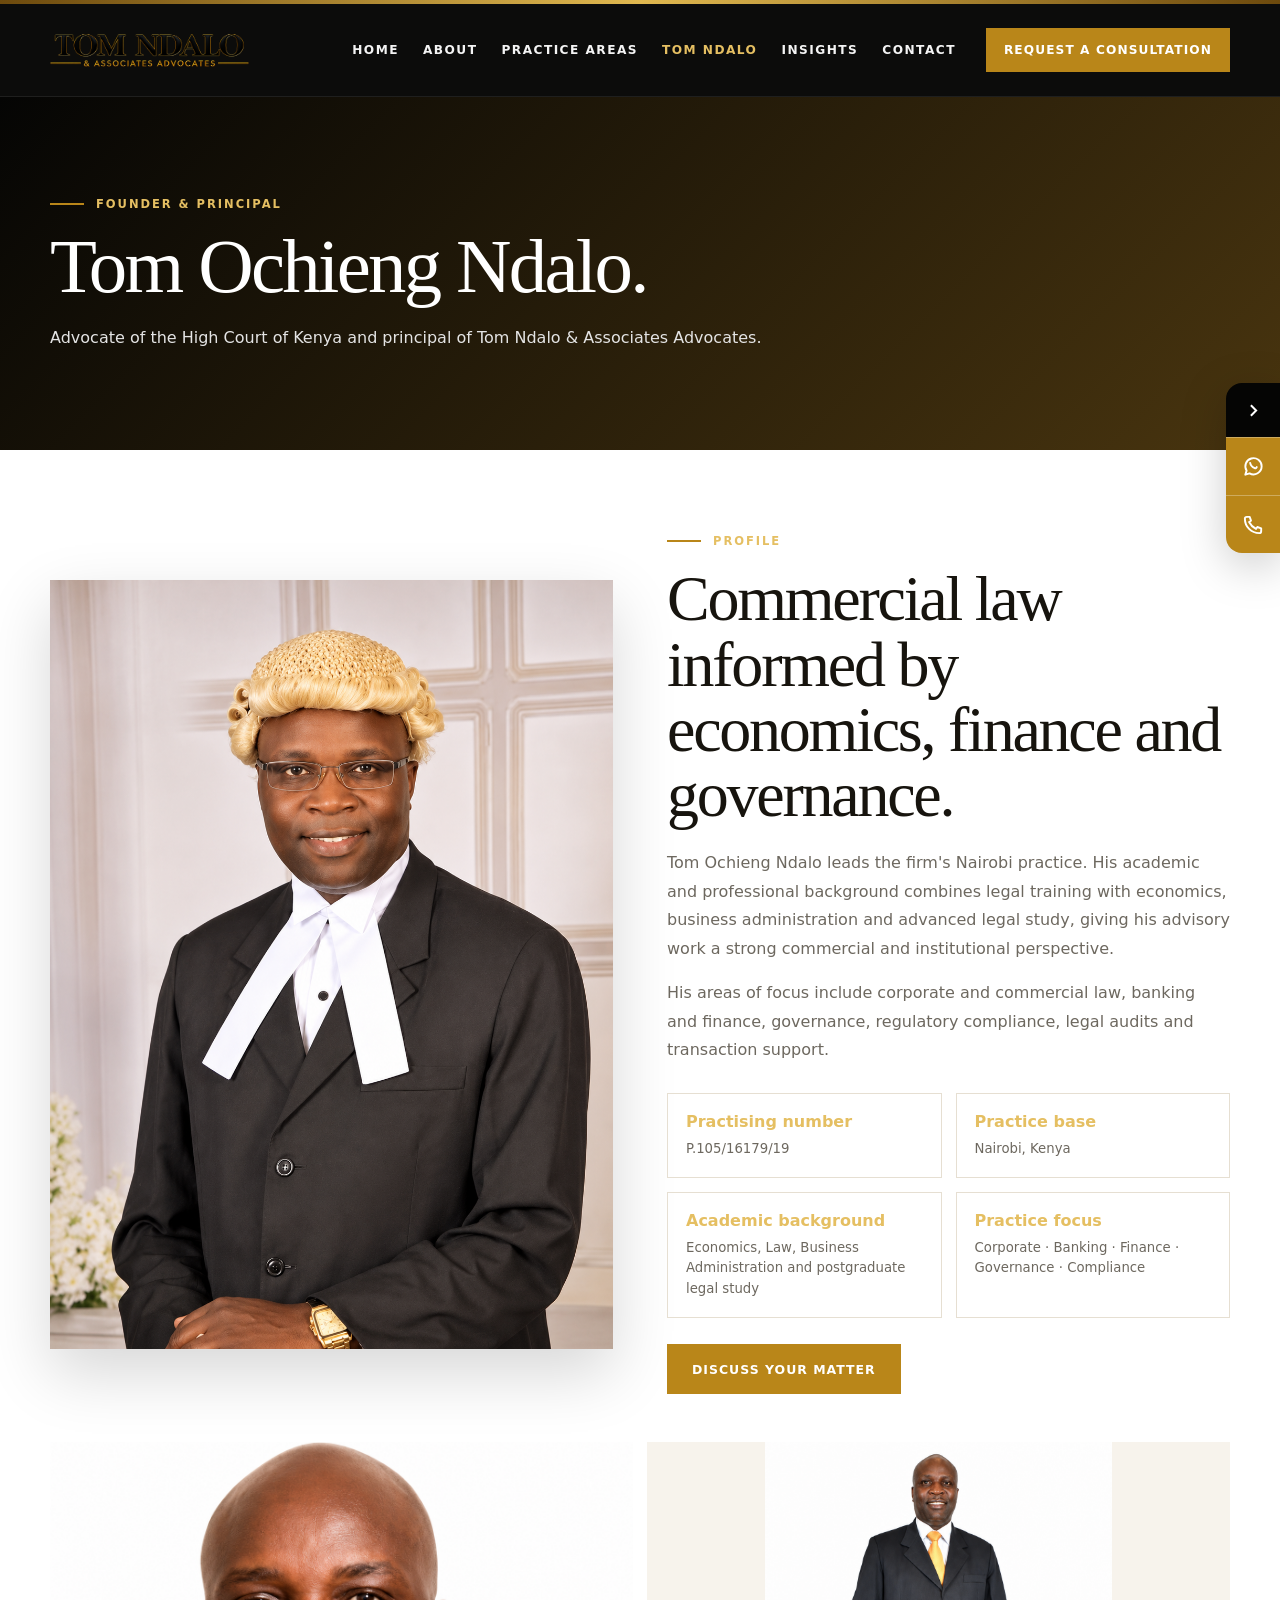
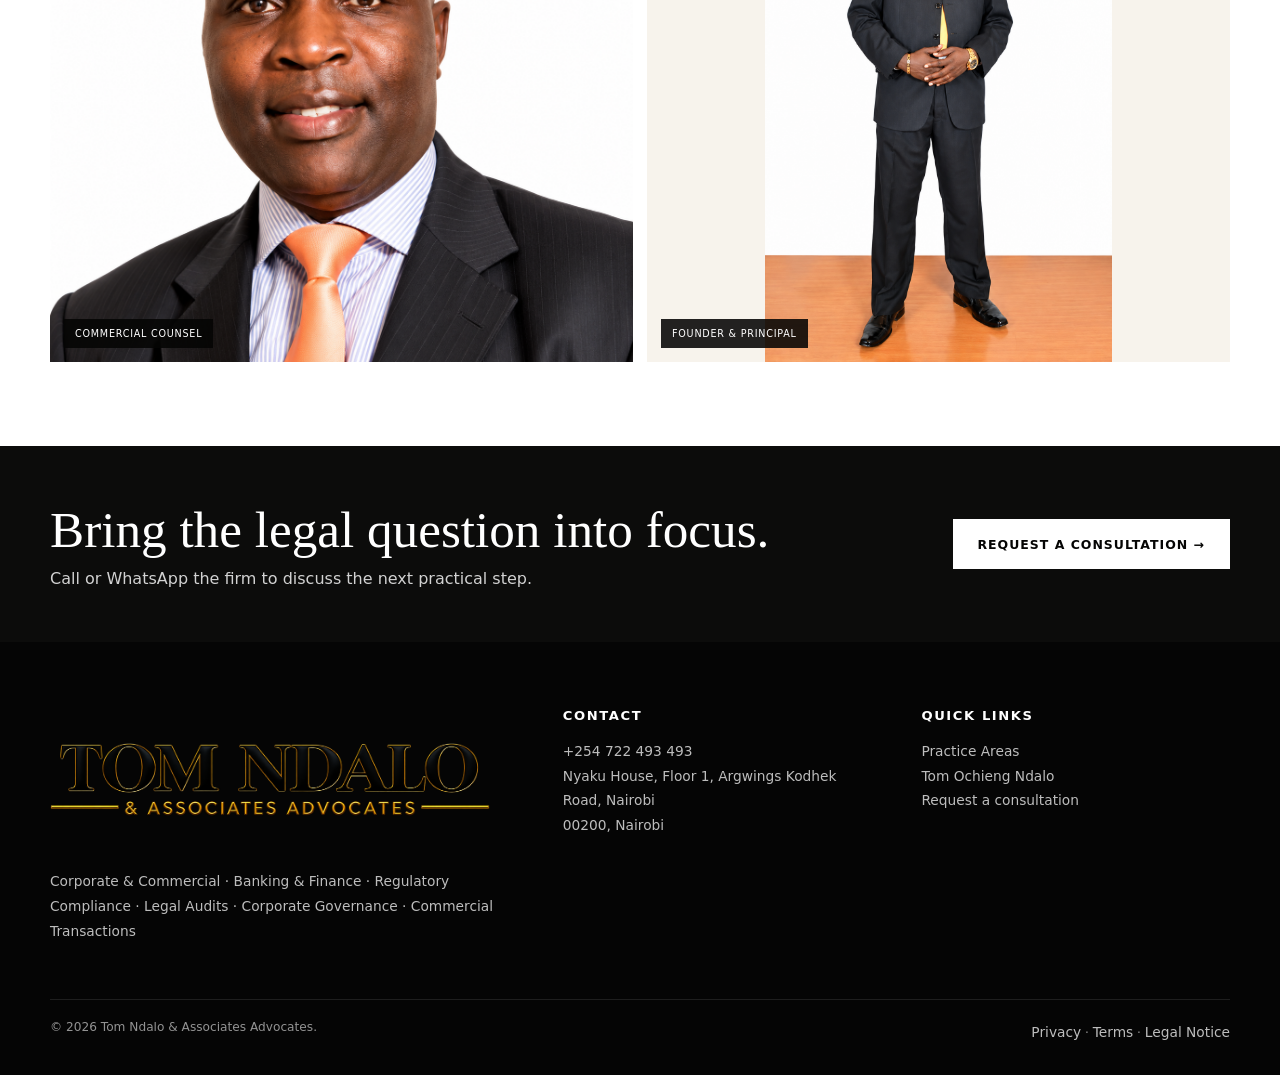
<file: managing-partner/index.html>
<!doctype html><html lang="en-KE"><head><meta charset="utf-8"><meta name="viewport" content="width=device-width,initial-scale=1,viewport-fit=cover"><title>Tom Ochieng Ndalo | Tom Ndalo & Associates Advocates</title><meta name="description" content="Profile of Tom Ochieng Ndalo, Advocate of the High Court of Kenya and principal of Tom Ndalo & Associates Advocates."><link rel="canonical" href="https://tom-ndalo-associates-advocates.vercel.app/managing-partner/"><meta name="theme-color" content="#080806"><meta property="og:type" content="website"><meta property="og:title" content="Tom Ochieng Ndalo | Tom Ndalo & Associates Advocates"><meta property="og:description" content="Profile of Tom Ochieng Ndalo, Advocate of the High Court of Kenya and principal of Tom Ndalo & Associates Advocates."><meta property="og:url" content="https://tom-ndalo-associates-advocates.vercel.app/managing-partner/"><meta property="og:image" content="https://tom-ndalo-associates-advocates.vercel.app/images/tom-ndalo-social-card.jpg"><meta name="twitter:card" content="summary_large_image"><link rel="manifest" href="/site.webmanifest"><link rel="icon" href="/images/icon-192.png"><link rel="stylesheet" href="/assets/css/site.css?v=10"><script type="application/ld+json">{"@context":"https://schema.org","@type":"LegalService","name":"Tom Ndalo & Associates Advocates","address":{"@type":"PostalAddress","streetAddress":"Nyaku House, Floor 1, Argwings Kodhek Road","addressLocality":"Nairobi","postalCode":"00200","addressCountry":"KE"},"telephone":"+254722493493","url":"https://tom-ndalo-associates-advocates.vercel.app","areaServed":"Kenya","founder":{"@type":"Person","name":"Tom Ochieng Ndalo","jobTitle":"Advocate of the High Court of Kenya"}}</script></head><body><div class="topline"></div><header class="site-header"><div class="container nav"><a class="brand tom-brand" href="/" aria-label="Tom Ndalo & Associates Advocates home"><img class="brand-wordmark" src="/images/header-wordmark.png" alt="Tom Ndalo & Associates Advocates"></a><nav class="nav-links" aria-label="Primary navigation"><a class="" href="/">Home</a><a class="" href="/about/">About</a><a class="" href="/practice-areas/">Practice Areas</a><a class="active" href="/managing-partner/">Tom Ndalo</a><a class="" href="/insights/">Insights</a><a class="" href="/contact/">Contact</a></nav><a class="nav-cta" href="https://wa.me/254722493493" target="_blank" rel="noopener">Request a consultation</a><button class="menu-btn" aria-label="Open menu" aria-expanded="false"><span></span></button></div><nav class="mobile-nav" aria-label="Mobile navigation"><a href="/">Home</a><a href="/about/">About</a><a href="/practice-areas/">Practice Areas</a><a href="/managing-partner/">Tom Ndalo</a><a href="/insights/">Insights</a><a href="/contact/">Contact</a><a href="https://wa.me/254722493493" target="_blank" rel="noopener">Request a consultation</a></nav></header><main><section class="page-hero"><div class="container"><div class="eyebrow">Founder & Principal</div><h1 class="page-title">Tom Ochieng Ndalo.</h1><p>Advocate of the High Court of Kenya and principal of Tom Ndalo & Associates Advocates.</p></div></section><section class="page-main"><div class="container two-col partner-profile-page"><div><div class="profile-main-photo"><img src="/assets/media/tom-barrister.png" alt="Tom Ochieng Ndalo in court attire"></div></div><div><div class="eyebrow">Profile</div><h2 class="section-title">Commercial law informed by economics, finance and governance.</h2><p class="section-copy">Tom Ochieng Ndalo leads the firm's Nairobi practice. His academic and professional background combines legal training with economics, business administration and advanced legal study, giving his advisory work a strong commercial and institutional perspective.</p><p class="section-copy">His areas of focus include corporate and commercial law, banking and finance, governance, regulatory compliance, legal audits and transaction support.</p><div class="partner-points light-points"><div class="partner-point"><b>Practising number</b><span>P.105/16179/19</span></div><div class="partner-point"><b>Practice base</b><span>Nairobi, Kenya</span></div><div class="partner-point"><b>Academic background</b><span>Economics, Law, Business Administration and postgraduate legal study</span></div><div class="partner-point"><b>Practice focus</b><span>Corporate · Banking · Finance · Governance · Compliance</span></div></div><div style="margin-top:26px"><a class="btn btn-gold" href="/contact/">Discuss your matter</a></div></div></div><div class="container profile-gallery tom-gallery"><figure><img src="/assets/media/tom-pinstripe.png" alt="Tom Ochieng Ndalo professional portrait"><figcaption>Commercial counsel</figcaption></figure><figure><img src="/assets/media/tom-full-length.png" alt="Tom Ochieng Ndalo full-length professional portrait"><figcaption>Founder & Principal</figcaption></figure></div></section></main><aside class="contact-rail" aria-label="Quick contact"><button class="rail-toggle" aria-label="Expand or collapse quick contact"><svg viewBox="0 0 24 24"><path d="M9 18l6-6-6-6"/></svg></button><div class="rail-actions"><a href="https://wa.me/254722493493" target="_blank" rel="noopener" aria-label="WhatsApp Tom Ndalo & Associates Advocates"><svg viewBox="0 0 24 24"><path d="M20.5 11.8a8.5 8.5 0 0 1-12.6 7.4L3.5 20.5l1.3-4.2a8.5 8.5 0 1 1 15.7-4.5Z"/><path d="M8.5 8.2c.4 2.4 2.2 4.5 4.8 5.6.9.4 1.7-.3 2.1-1.2"/></svg></a><a href="tel:+254722493493" aria-label="Call Tom Ndalo & Associates Advocates"><svg viewBox="0 0 24 24"><path d="M5 4h3l1.4 4-2 1.4a16 16 0 0 0 7.2 7.2l1.4-2L20 16v3c0 1.1-.9 2-2 2C9.7 21 3 14.3 3 6c0-1.1.9-2 2-2Z"/></svg></a></div></aside><section class="cta-strip"><div class="container"><div><h2>Bring the legal question into focus.</h2><p>Call or WhatsApp the firm to discuss the next practical step.</p></div><a class="btn btn-light" href="https://wa.me/254722493493" target="_blank" rel="noopener">Request a consultation →</a></div></section><footer class="footer"><div class="container"><div class="footer-grid"><div><div class="footer-tom-logo"><img src="/images/header-wordmark.png" alt="Tom Ndalo & Associates Advocates"></div><p>Corporate & Commercial · Banking & Finance · Regulatory Compliance · Legal Audits · Corporate Governance · Commercial Transactions</p></div><div><h4>Contact</h4><p><a href="tel:+254722493493">+254 722 493 493</a><br>Nyaku House, Floor 1, Argwings Kodhek Road, Nairobi<br>00200, Nairobi</p></div><div><h4>Quick links</h4><p><a href="/practice-areas/">Practice Areas</a><br><a href="/managing-partner/">Tom Ochieng Ndalo</a><br><a href="https://wa.me/254722493493" target="_blank" rel="noopener">Request a consultation</a></p></div></div><div class="footer-bottom"><span>© 2026 Tom Ndalo & Associates Advocates.</span><span><a href="/privacy/">Privacy</a> · <a href="/terms/">Terms</a> · <a href="/legal-notice/">Legal Notice</a></span></div></div></footer><script src="/assets/js/site.js?v=10" defer></script></body></html>
</file>
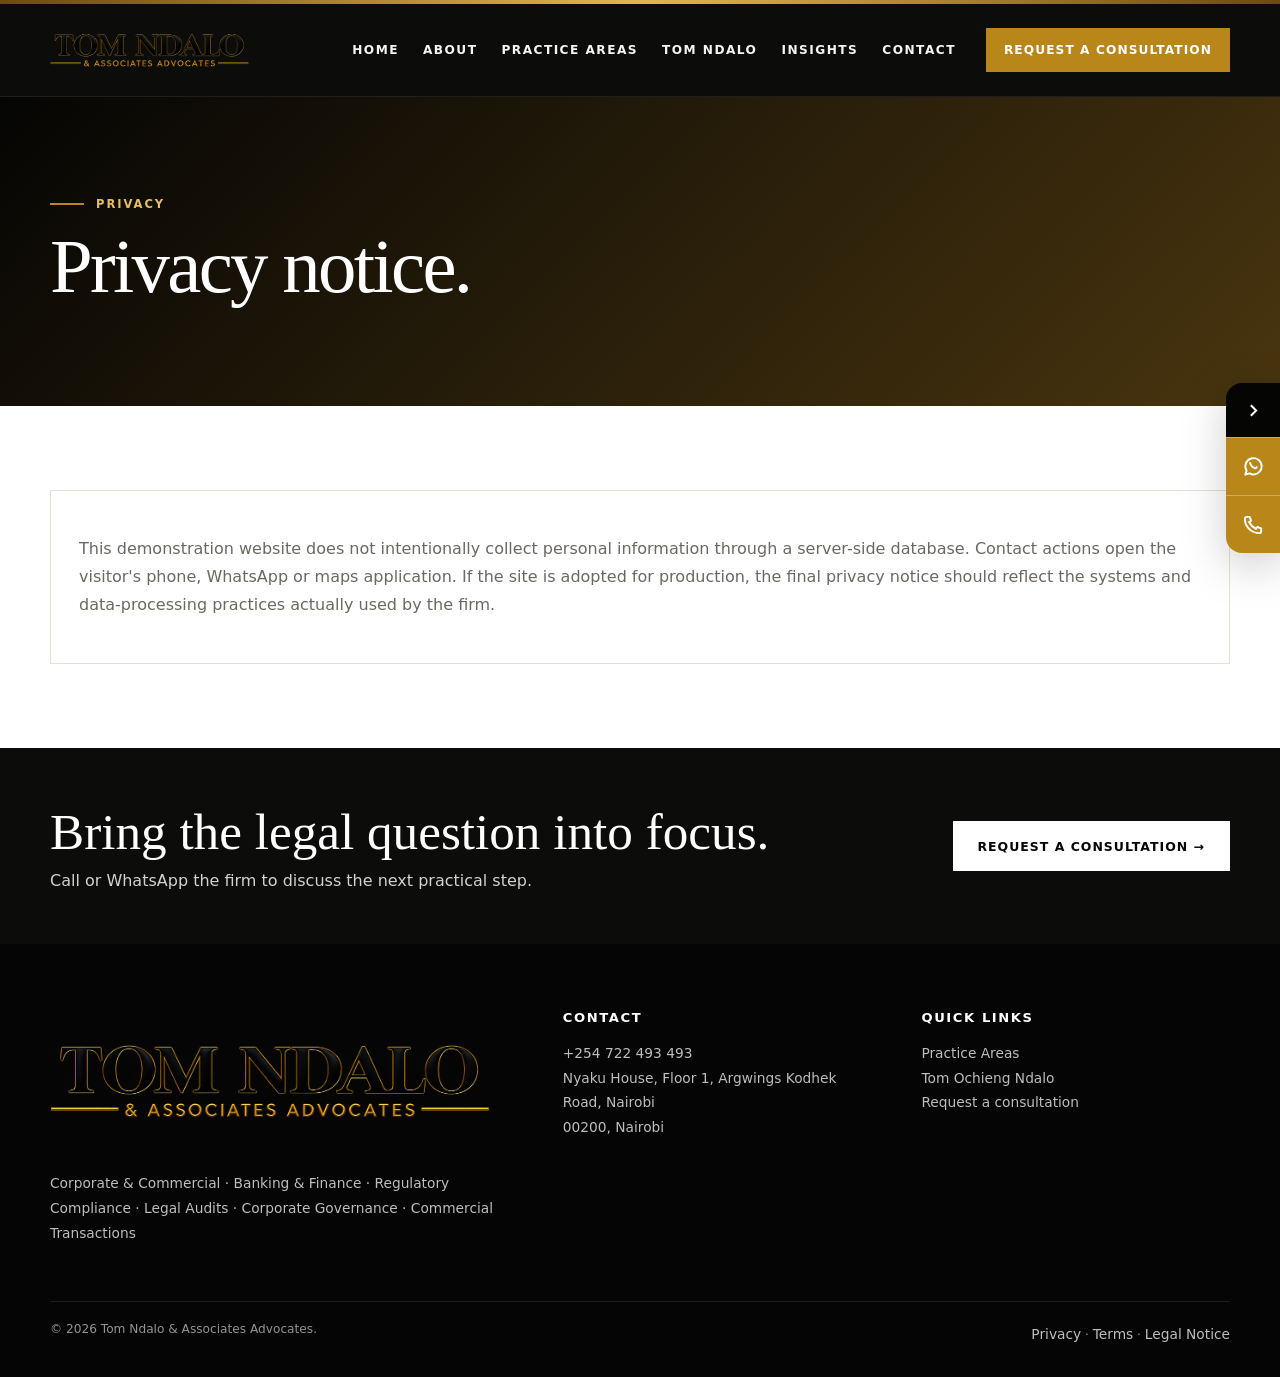
<file: privacy/index.html>
<!doctype html><html lang="en-KE"><head><meta charset="utf-8"><meta name="viewport" content="width=device-width,initial-scale=1,viewport-fit=cover"><title>Privacy | Tom Ndalo & Associates Advocates</title><meta name="description" content="Privacy information for Tom Ndalo & Associates Advocates."><link rel="canonical" href="https://tom-ndalo-associates-advocates.vercel.app/privacy/"><meta name="theme-color" content="#080806"><meta property="og:type" content="website"><meta property="og:title" content="Privacy | Tom Ndalo & Associates Advocates"><meta property="og:description" content="Privacy information for Tom Ndalo & Associates Advocates."><meta property="og:url" content="https://tom-ndalo-associates-advocates.vercel.app/privacy/"><meta property="og:image" content="https://tom-ndalo-associates-advocates.vercel.app/images/tom-ndalo-social-card.jpg"><meta name="twitter:card" content="summary_large_image"><link rel="manifest" href="/site.webmanifest"><link rel="icon" href="/images/icon-192.png"><link rel="stylesheet" href="/assets/css/site.css?v=10"><script type="application/ld+json">{"@context":"https://schema.org","@type":"LegalService","name":"Tom Ndalo & Associates Advocates","address":{"@type":"PostalAddress","streetAddress":"Nyaku House, Floor 1, Argwings Kodhek Road","addressLocality":"Nairobi","postalCode":"00200","addressCountry":"KE"},"telephone":"+254722493493","url":"https://tom-ndalo-associates-advocates.vercel.app","areaServed":"Kenya","founder":{"@type":"Person","name":"Tom Ochieng Ndalo","jobTitle":"Advocate of the High Court of Kenya"}}</script></head><body><div class="topline"></div><header class="site-header"><div class="container nav"><a class="brand tom-brand" href="/" aria-label="Tom Ndalo & Associates Advocates home"><img class="brand-wordmark" src="/images/header-wordmark.png" alt="Tom Ndalo & Associates Advocates"></a><nav class="nav-links" aria-label="Primary navigation"><a class="" href="/">Home</a><a class="" href="/about/">About</a><a class="" href="/practice-areas/">Practice Areas</a><a class="" href="/managing-partner/">Tom Ndalo</a><a class="" href="/insights/">Insights</a><a class="" href="/contact/">Contact</a></nav><a class="nav-cta" href="https://wa.me/254722493493" target="_blank" rel="noopener">Request a consultation</a><button class="menu-btn" aria-label="Open menu" aria-expanded="false"><span></span></button></div><nav class="mobile-nav" aria-label="Mobile navigation"><a href="/">Home</a><a href="/about/">About</a><a href="/practice-areas/">Practice Areas</a><a href="/managing-partner/">Tom Ndalo</a><a href="/insights/">Insights</a><a href="/contact/">Contact</a><a href="https://wa.me/254722493493" target="_blank" rel="noopener">Request a consultation</a></nav></header><main><section class="page-hero"><div class="container"><div class="eyebrow">Privacy</div><h1 class="page-title">Privacy notice.</h1></div></section><section class="page-main"><div class="container"><div class="info-card"><p>This demonstration website does not intentionally collect personal information through a server-side database. Contact actions open the visitor's phone, WhatsApp or maps application. If the site is adopted for production, the final privacy notice should reflect the systems and data-processing practices actually used by the firm.</p></div></div></section></main><aside class="contact-rail" aria-label="Quick contact"><button class="rail-toggle" aria-label="Expand or collapse quick contact"><svg viewBox="0 0 24 24"><path d="M9 18l6-6-6-6"/></svg></button><div class="rail-actions"><a href="https://wa.me/254722493493" target="_blank" rel="noopener" aria-label="WhatsApp Tom Ndalo & Associates Advocates"><svg viewBox="0 0 24 24"><path d="M20.5 11.8a8.5 8.5 0 0 1-12.6 7.4L3.5 20.5l1.3-4.2a8.5 8.5 0 1 1 15.7-4.5Z"/><path d="M8.5 8.2c.4 2.4 2.2 4.5 4.8 5.6.9.4 1.7-.3 2.1-1.2"/></svg></a><a href="tel:+254722493493" aria-label="Call Tom Ndalo & Associates Advocates"><svg viewBox="0 0 24 24"><path d="M5 4h3l1.4 4-2 1.4a16 16 0 0 0 7.2 7.2l1.4-2L20 16v3c0 1.1-.9 2-2 2C9.7 21 3 14.3 3 6c0-1.1.9-2 2-2Z"/></svg></a></div></aside><section class="cta-strip"><div class="container"><div><h2>Bring the legal question into focus.</h2><p>Call or WhatsApp the firm to discuss the next practical step.</p></div><a class="btn btn-light" href="https://wa.me/254722493493" target="_blank" rel="noopener">Request a consultation →</a></div></section><footer class="footer"><div class="container"><div class="footer-grid"><div><div class="footer-tom-logo"><img src="/images/header-wordmark.png" alt="Tom Ndalo & Associates Advocates"></div><p>Corporate & Commercial · Banking & Finance · Regulatory Compliance · Legal Audits · Corporate Governance · Commercial Transactions</p></div><div><h4>Contact</h4><p><a href="tel:+254722493493">+254 722 493 493</a><br>Nyaku House, Floor 1, Argwings Kodhek Road, Nairobi<br>00200, Nairobi</p></div><div><h4>Quick links</h4><p><a href="/practice-areas/">Practice Areas</a><br><a href="/managing-partner/">Tom Ochieng Ndalo</a><br><a href="https://wa.me/254722493493" target="_blank" rel="noopener">Request a consultation</a></p></div></div><div class="footer-bottom"><span>© 2026 Tom Ndalo & Associates Advocates.</span><span><a href="/privacy/">Privacy</a> · <a href="/terms/">Terms</a> · <a href="/legal-notice/">Legal Notice</a></span></div></div></footer><script src="/assets/js/site.js?v=10" defer></script></body></html>
</file>
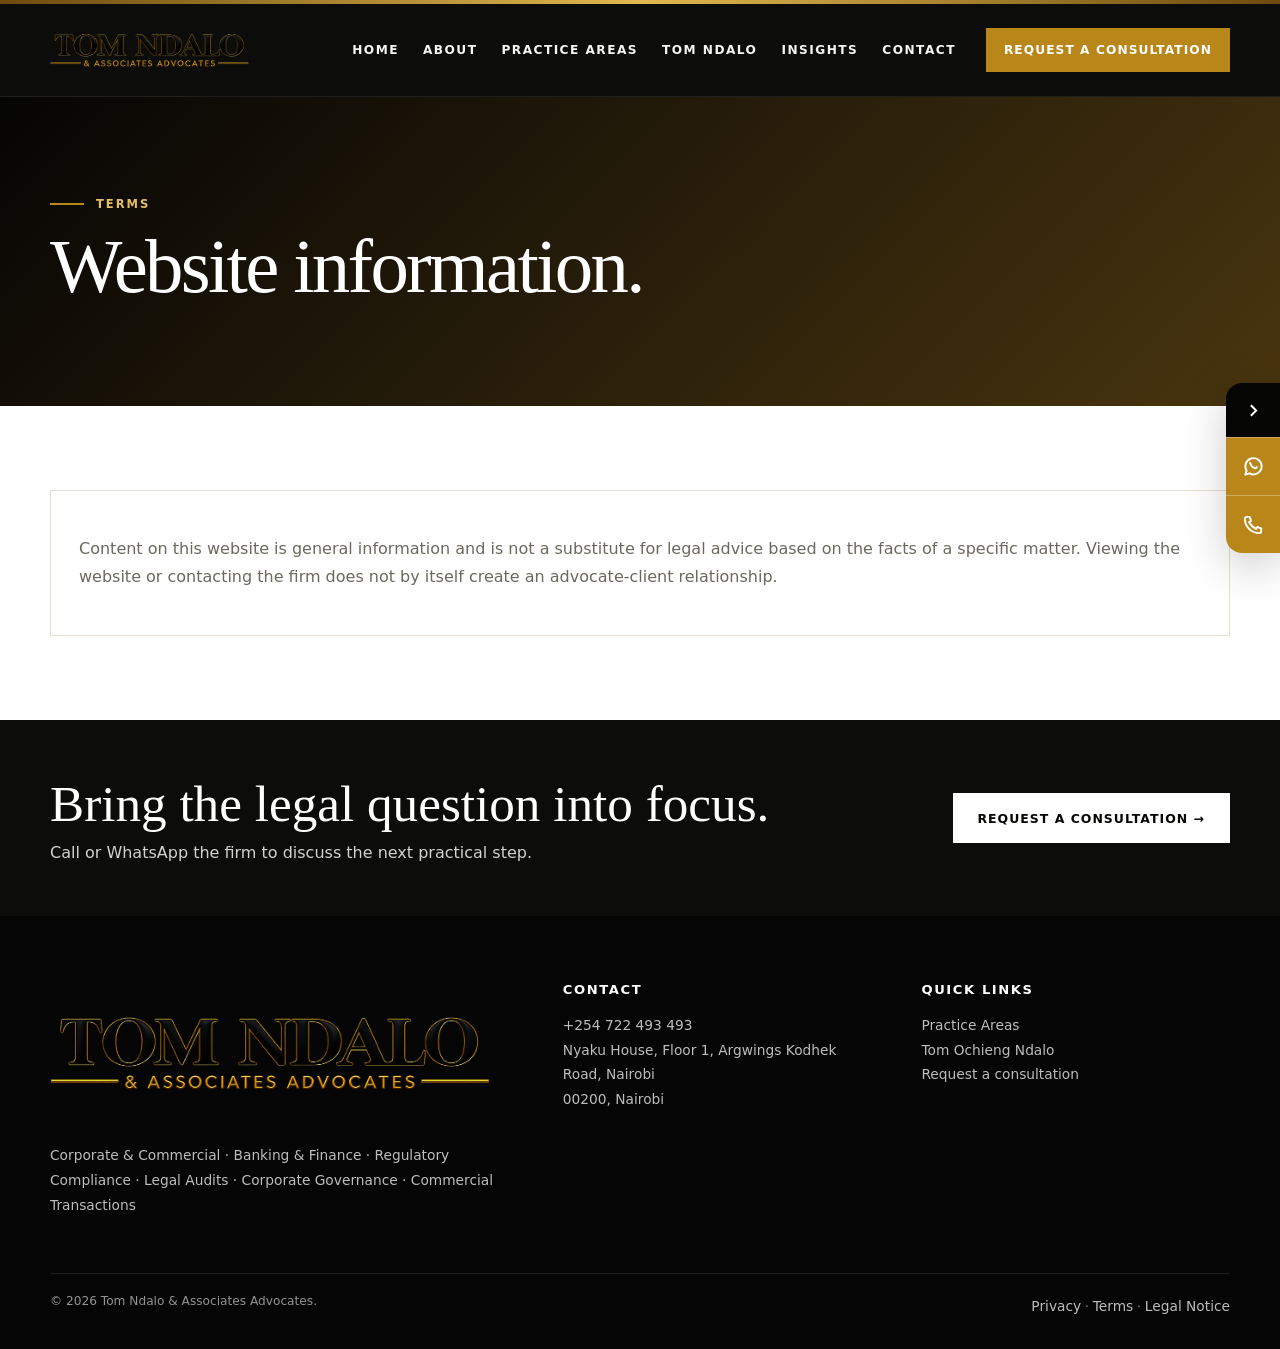
<file: terms/index.html>
<!doctype html><html lang="en-KE"><head><meta charset="utf-8"><meta name="viewport" content="width=device-width,initial-scale=1,viewport-fit=cover"><title>Terms | Tom Ndalo & Associates Advocates</title><meta name="description" content="Website terms for Tom Ndalo & Associates Advocates."><link rel="canonical" href="https://tom-ndalo-associates-advocates.vercel.app/terms/"><meta name="theme-color" content="#080806"><meta property="og:type" content="website"><meta property="og:title" content="Terms | Tom Ndalo & Associates Advocates"><meta property="og:description" content="Website terms for Tom Ndalo & Associates Advocates."><meta property="og:url" content="https://tom-ndalo-associates-advocates.vercel.app/terms/"><meta property="og:image" content="https://tom-ndalo-associates-advocates.vercel.app/images/tom-ndalo-social-card.jpg"><meta name="twitter:card" content="summary_large_image"><link rel="manifest" href="/site.webmanifest"><link rel="icon" href="/images/icon-192.png"><link rel="stylesheet" href="/assets/css/site.css?v=10"><script type="application/ld+json">{"@context":"https://schema.org","@type":"LegalService","name":"Tom Ndalo & Associates Advocates","address":{"@type":"PostalAddress","streetAddress":"Nyaku House, Floor 1, Argwings Kodhek Road","addressLocality":"Nairobi","postalCode":"00200","addressCountry":"KE"},"telephone":"+254722493493","url":"https://tom-ndalo-associates-advocates.vercel.app","areaServed":"Kenya","founder":{"@type":"Person","name":"Tom Ochieng Ndalo","jobTitle":"Advocate of the High Court of Kenya"}}</script></head><body><div class="topline"></div><header class="site-header"><div class="container nav"><a class="brand tom-brand" href="/" aria-label="Tom Ndalo & Associates Advocates home"><img class="brand-wordmark" src="/images/header-wordmark.png" alt="Tom Ndalo & Associates Advocates"></a><nav class="nav-links" aria-label="Primary navigation"><a class="" href="/">Home</a><a class="" href="/about/">About</a><a class="" href="/practice-areas/">Practice Areas</a><a class="" href="/managing-partner/">Tom Ndalo</a><a class="" href="/insights/">Insights</a><a class="" href="/contact/">Contact</a></nav><a class="nav-cta" href="https://wa.me/254722493493" target="_blank" rel="noopener">Request a consultation</a><button class="menu-btn" aria-label="Open menu" aria-expanded="false"><span></span></button></div><nav class="mobile-nav" aria-label="Mobile navigation"><a href="/">Home</a><a href="/about/">About</a><a href="/practice-areas/">Practice Areas</a><a href="/managing-partner/">Tom Ndalo</a><a href="/insights/">Insights</a><a href="/contact/">Contact</a><a href="https://wa.me/254722493493" target="_blank" rel="noopener">Request a consultation</a></nav></header><main><section class="page-hero"><div class="container"><div class="eyebrow">Terms</div><h1 class="page-title">Website information.</h1></div></section><section class="page-main"><div class="container"><div class="info-card"><p>Content on this website is general information and is not a substitute for legal advice based on the facts of a specific matter. Viewing the website or contacting the firm does not by itself create an advocate-client relationship.</p></div></div></section></main><aside class="contact-rail" aria-label="Quick contact"><button class="rail-toggle" aria-label="Expand or collapse quick contact"><svg viewBox="0 0 24 24"><path d="M9 18l6-6-6-6"/></svg></button><div class="rail-actions"><a href="https://wa.me/254722493493" target="_blank" rel="noopener" aria-label="WhatsApp Tom Ndalo & Associates Advocates"><svg viewBox="0 0 24 24"><path d="M20.5 11.8a8.5 8.5 0 0 1-12.6 7.4L3.5 20.5l1.3-4.2a8.5 8.5 0 1 1 15.7-4.5Z"/><path d="M8.5 8.2c.4 2.4 2.2 4.5 4.8 5.6.9.4 1.7-.3 2.1-1.2"/></svg></a><a href="tel:+254722493493" aria-label="Call Tom Ndalo & Associates Advocates"><svg viewBox="0 0 24 24"><path d="M5 4h3l1.4 4-2 1.4a16 16 0 0 0 7.2 7.2l1.4-2L20 16v3c0 1.1-.9 2-2 2C9.7 21 3 14.3 3 6c0-1.1.9-2 2-2Z"/></svg></a></div></aside><section class="cta-strip"><div class="container"><div><h2>Bring the legal question into focus.</h2><p>Call or WhatsApp the firm to discuss the next practical step.</p></div><a class="btn btn-light" href="https://wa.me/254722493493" target="_blank" rel="noopener">Request a consultation →</a></div></section><footer class="footer"><div class="container"><div class="footer-grid"><div><div class="footer-tom-logo"><img src="/images/header-wordmark.png" alt="Tom Ndalo & Associates Advocates"></div><p>Corporate & Commercial · Banking & Finance · Regulatory Compliance · Legal Audits · Corporate Governance · Commercial Transactions</p></div><div><h4>Contact</h4><p><a href="tel:+254722493493">+254 722 493 493</a><br>Nyaku House, Floor 1, Argwings Kodhek Road, Nairobi<br>00200, Nairobi</p></div><div><h4>Quick links</h4><p><a href="/practice-areas/">Practice Areas</a><br><a href="/managing-partner/">Tom Ochieng Ndalo</a><br><a href="https://wa.me/254722493493" target="_blank" rel="noopener">Request a consultation</a></p></div></div><div class="footer-bottom"><span>© 2026 Tom Ndalo & Associates Advocates.</span><span><a href="/privacy/">Privacy</a> · <a href="/terms/">Terms</a> · <a href="/legal-notice/">Legal Notice</a></span></div></div></footer><script src="/assets/js/site.js?v=10" defer></script></body></html>
</file>
<file: assets/css/site.css>
:root{--navy:#121212;--navy2:#070707;--blue:#8f0000;--gold:#cf0000;--gold2:#ff3d3d;--ivory:#f7f4ed;--paper:#fff;--ink:#141414;--muted:#686868;--line:#e1e1e1;--max:1180px;--shadow:0 24px 60px rgba(0,0,0,.16)}
*{box-sizing:border-box}html{scroll-behavior:smooth}body{margin:0;background:var(--paper);color:var(--ink);font-family:Inter,ui-sans-serif,system-ui,-apple-system,BlinkMacSystemFont,"Segoe UI",sans-serif;overflow-x:hidden}a{color:inherit;text-decoration:none}img,video{max-width:100%;display:block}.container{width:min(calc(100% - 48px),var(--max));margin:auto}.topline{height:4px;background:linear-gradient(90deg,var(--navy) 0 72%,var(--gold) 72%)}
.site-header{position:sticky;top:0;z-index:100;background:rgba(7,7,7,.96);backdrop-filter:blur(12px);border-bottom:1px solid rgba(255,255,255,.08)}.nav{height:92px;display:flex;align-items:center;gap:30px}.brand{display:flex;align-items:center;gap:11px;margin-right:auto;color:white;min-width:230px}.brand-mark{width:58px;height:58px;object-fit:contain}.brand-name{display:flex;flex-direction:column;line-height:1.02}.brand-name b{font-family:Georgia,serif;font-size:1.06rem;font-weight:500;letter-spacing:.01em}.brand-name small{font-size:.62rem;text-transform:uppercase;letter-spacing:.16em;color:var(--gold2);margin-top:5px}.nav-links{display:flex;align-items:center;gap:24px}.nav-links a{color:#f4f4f4;font-size:.76rem;text-transform:uppercase;letter-spacing:.12em;font-weight:700}.nav-links a:hover,.nav-links a.active{color:var(--gold2)}.nav-cta{background:var(--gold);color:#fff;padding:15px 18px;font-weight:800;font-size:.76rem;text-transform:uppercase;letter-spacing:.09em}.menu-btn{display:none;width:48px;height:48px;border:1px solid rgba(255,255,255,.25);background:transparent;align-items:center;justify-content:center}.menu-btn:before,.menu-btn:after,.menu-btn span{content:"";display:block;width:22px;height:2px;background:white;position:absolute}.menu-btn:before{transform:translateY(-7px)}.menu-btn:after{transform:translateY(7px)}.mobile-nav{display:none}
.hero{position:relative;min-height:calc(100svh - 96px);display:flex;align-items:center;color:white;background:linear-gradient(90deg,rgba(0,0,0,.88),rgba(0,0,0,.53) 53%,rgba(0,0,0,.2)),url('https://images.unsplash.com/photo-1571055931484-22dce9d6c510?auto=format&fit=crop&w=2200&q=86') center/cover no-repeat}.hero:after{content:"";position:absolute;inset:auto 0 0;height:100px;background:linear-gradient(transparent,rgba(0,0,0,.5));pointer-events:none}.hero .container{position:relative;z-index:2}.hero-content{max-width:760px;padding:94px 0 108px}.eyebrow{display:flex;align-items:center;gap:12px;color:var(--gold2);font-size:.72rem;text-transform:uppercase;letter-spacing:.17em;font-weight:800}.eyebrow:before{content:"";width:34px;height:2px;background:var(--gold)}.display,.section-title,.page-title{font-family:Georgia,"Times New Roman",serif;font-weight:500;letter-spacing:-.035em}.display{font-size:clamp(3.55rem,6.4vw,7rem);line-height:.94;margin:24px 0}.display span{color:var(--gold2)}.lead{font-size:1.08rem;line-height:1.75;color:#eeeeee;max-width:620px}.hero-actions{display:flex;gap:12px;flex-wrap:wrap;margin-top:30px}.btn{min-height:50px;padding:0 24px;display:inline-flex;align-items:center;justify-content:center;font-weight:800;font-size:.78rem;text-transform:uppercase;letter-spacing:.08em;border:1px solid transparent}.btn-gold{background:var(--gold);color:#fff}.btn-ghost{border-color:rgba(255,255,255,.55);color:white;background:rgba(255,255,255,.05)}.btn-navy{background:var(--navy2);color:white}.btn-light{background:white;color:var(--navy2)}.hero-meta{display:flex;gap:30px;flex-wrap:wrap;margin-top:34px;color:#e7e7e7;font-size:.79rem}.hero-meta span{display:flex;align-items:center;gap:8px}.hero-meta i{width:6px;height:6px;border-radius:50%;background:var(--gold)}
.section{padding:96px 0}.section-title{font-size:clamp(2.5rem,5vw,4.6rem);line-height:1.02;margin:18px 0 22px}.section-copy{color:var(--muted);line-height:1.78;max-width:700px}.intro-grid{display:grid;grid-template-columns:1.05fr .95fr;gap:80px;align-items:center}.values{display:grid;grid-template-columns:repeat(3,1fr);gap:14px;margin-top:34px}.value{padding:18px;border-top:2px solid var(--gold);background:#fff}.value b{display:block;color:var(--navy);margin-bottom:7px}.value span{font-size:.82rem;line-height:1.55;color:var(--muted)}.logo-animation{background:var(--navy);padding:18px;box-shadow:var(--shadow);position:relative;overflow:hidden}.logo-animation img,.logo-animation video{width:100%;aspect-ratio:16/9;object-fit:cover}.logo-animation small{display:block;color:#f0f0f0;font-size:.73rem;letter-spacing:.08em;text-align:center;padding:12px 6px 3px}
.practice-section{background:#f2f2f2}.practice-grid{display:grid;grid-template-columns:repeat(3,1fr);gap:14px;margin-top:40px}.practice-card{position:relative;min-height:360px;overflow:hidden;background:#123;color:white}.practice-card:before{content:"";position:absolute;inset:0;background:linear-gradient(180deg,rgba(0,0,0,.05),rgba(0,0,0,.9));z-index:1}.practice-card:after{content:"";position:absolute;inset:0;background:var(--image) center/cover no-repeat;transition:transform .55s ease;z-index:0}.practice-card:hover:after{transform:scale(1.04)}.practice-content{position:absolute;left:24px;right:24px;bottom:24px;z-index:2}.practice-number{font-size:.7rem;letter-spacing:.14em;color:var(--gold2)}.practice-card h3{font-family:Georgia,serif;font-size:1.85rem;margin:.55rem 0 .5rem;font-weight:500}.practice-card p{font-size:.84rem;color:#e7e7e7;line-height:1.55;margin:0 0 12px}.practice-link{font-size:.7rem;font-weight:800;text-transform:uppercase;letter-spacing:.1em;color:var(--gold2)}
.partner-section{background:var(--navy2);color:white}.partner-grid{display:grid;grid-template-columns:.92fr 1.08fr;gap:76px;align-items:center}.partner-visual{min-height:620px;background:url('/assets/media/tom-barrister.png') center 18%/cover no-repeat;position:relative;box-shadow:var(--shadow)}.partner-badge{position:absolute;left:22px;right:22px;bottom:22px;background:rgba(7,7,7,.92);padding:18px 20px;border-left:3px solid var(--gold)}.partner-badge strong{display:block;font-family:Georgia,serif;font-size:1.45rem;font-weight:500}.partner-badge span{font-size:.76rem;color:#d5d5d5}.partner-section .section-copy{color:#d0d0d0}.partner-points{display:grid;grid-template-columns:1fr 1fr;gap:14px;margin-top:28px}.partner-point{padding:18px;border:1px solid rgba(255,255,255,.15)}.partner-point b{display:block;color:var(--gold2);margin-bottom:7px}.partner-point span{color:#d4d4d4;font-size:.83rem;line-height:1.5}
.image-band{display:grid;grid-template-columns:1.1fr .9fr;min-height:520px;background:var(--navy)}.image-band .photo{background:url('https://images.unsplash.com/photo-1741991110666-88115e724741?auto=format&fit=crop&w=1800&q=82') center/cover no-repeat}.image-band .copy{display:flex;flex-direction:column;justify-content:center;padding:70px clamp(30px,6vw,90px);color:white}.image-band .copy p{color:#d7d7d7;line-height:1.75}.booking-band{background:var(--gold);padding:54px 0}.booking-band .container{display:grid;grid-template-columns:1fr auto;gap:30px;align-items:center}.booking-band h2{font-family:Georgia,serif;font-size:clamp(2rem,4vw,3.4rem);margin:0;color:#fff;font-weight:500}.booking-band p{margin:.5rem 0 0;color:#fff}
.insight-grid{display:grid;grid-template-columns:repeat(3,1fr);gap:18px;margin-top:36px}.insight-card{border:1px solid var(--line);padding:28px;background:white}.insight-card .tag{color:var(--gold);font-weight:800;font-size:.7rem;text-transform:uppercase;letter-spacing:.12em}.insight-card h3{font-family:Georgia,serif;font-size:1.55rem;line-height:1.15;margin:.8rem 0;font-weight:500}.insight-card p{color:var(--muted);line-height:1.65;font-size:.9rem}.insight-card a{color:var(--gold);font-weight:800;font-size:.75rem;text-transform:uppercase;letter-spacing:.08em}
.page-hero{background:linear-gradient(135deg,var(--navy2),#6f0000);color:white;padding:100px 0 82px}.page-title{font-size:clamp(3rem,6vw,5.8rem);line-height:.98;margin:18px 0 20px}.page-hero p{max-width:720px;color:#e4e4e4;line-height:1.75}.page-main{padding:84px 0}.two-col{display:grid;grid-template-columns:1fr 1fr;gap:54px;align-items:start}.info-card{border:1px solid var(--line);padding:28px;background:white}.info-card h3{font-family:Georgia,serif;font-size:1.7rem;margin:0 0 12px;font-weight:500}.info-card p,.info-card li{color:var(--muted);line-height:1.75}.contact-grid{display:grid;grid-template-columns:.82fr 1.18fr;gap:54px}.contact-list{display:grid;gap:14px}.contact-item{padding:20px;border:1px solid var(--line);background:white}.contact-item small{display:block;color:var(--gold);font-weight:800;text-transform:uppercase;letter-spacing:.1em;margin-bottom:6px}.contact-item a,.contact-item span{color:var(--navy);font-weight:700}.contact-form{display:grid;grid-template-columns:1fr 1fr;gap:14px}.contact-form .full{grid-column:1/-1}.contact-form input,.contact-form textarea,.contact-form select{width:100%;border:1px solid var(--line);padding:15px 16px;background:white;color:var(--ink);font:inherit}.contact-form textarea{min-height:160px;resize:vertical}.small-note{font-size:.82rem;color:var(--muted);line-height:1.6}.map-wrap{background:#f2f2f2;padding:0 0 90px}.map-head{padding:76px 0 28px}.map-shell{width:min(1400px,calc(100% - 28px));margin:auto;overflow:hidden;box-shadow:var(--shadow);background:white}.map-shell iframe{display:block;width:100%;height:560px;border:0}.map-footer{display:flex;justify-content:space-between;gap:24px;align-items:center;padding:22px 28px}.map-footer strong{display:block;color:var(--navy);font-size:1rem}.map-footer span{color:var(--muted);font-size:.86rem}
.contact-rail{position:fixed;right:0;top:52%;transform:translateY(-50%);z-index:1000;display:flex;flex-direction:column;align-items:flex-end;transition:transform .28s ease;filter:drop-shadow(0 12px 22px rgba(0,0,0,.2))}.contact-rail.collapsed{transform:translate(9px,-50%)}.rail-toggle{width:54px;height:54px;border:0;border-radius:16px 0 0 0;background:var(--navy2);color:white;display:grid;place-items:center;cursor:pointer}.rail-toggle svg{width:21px;height:21px;stroke:#fff;fill:none;stroke-width:2.3;transition:transform .28s ease}.contact-rail.collapsed .rail-toggle svg{transform:rotate(180deg)}.rail-actions{overflow:hidden;border-radius:0 0 0 16px;background:var(--gold);display:flex;flex-direction:column}.rail-actions a{width:54px;height:58px;display:grid;place-items:center;color:white;border-top:1px solid rgba(255,255,255,.3)}.rail-actions a:hover{background:#a90000}.rail-actions svg{width:23px;height:23px;stroke:#fff;fill:none;stroke-width:2;stroke-linecap:round;stroke-linejoin:round}
.cta-strip{background:var(--navy);padding:54px 0;color:white}.cta-strip .container{display:flex;align-items:center;justify-content:space-between;gap:24px}.cta-strip h2{font-family:Georgia,serif;font-size:clamp(2rem,4vw,3.3rem);margin:0;font-weight:500}.cta-strip p{margin:.6rem 0 0;color:#d2d2d2}.footer{background:#050505;color:#dedede;padding:66px 0 30px}.footer-grid{display:grid;grid-template-columns:1.2fr .8fr .8fr;gap:50px}.footer-brand{width:260px;margin-bottom:18px}.footer-brand img{width:100%;height:auto}.footer h4{color:white;font-size:.82rem;text-transform:uppercase;letter-spacing:.12em;margin:0 0 16px}.footer p,.footer a{font-size:.86rem;line-height:1.8;color:#bdbdbd}.footer a:hover{color:var(--gold2)}.footer-bottom{border-top:1px solid rgba(255,255,255,.1);margin-top:42px;padding-top:20px;display:flex;justify-content:space-between;gap:20px;font-size:.76rem;color:#939393}
.photo-pair{display:grid;grid-template-columns:1fr 1fr;gap:14px}.photo-pair img{width:100%;height:460px;object-fit:cover}.profile-gallery{display:grid;grid-template-columns:repeat(3,1fr);gap:14px;margin-top:40px}.profile-gallery img{width:100%;height:430px;object-fit:cover}.profile-gallery img:last-child{object-position:center top}
@media(max-width:1020px){.nav-links,.nav-cta{display:none}.menu-btn{display:flex;position:relative}.nav{height:82px}.brand{min-width:220px}.brand-mark{width:54px;height:54px}.brand-name b{font-size:1rem}.mobile-nav.open{display:flex;position:fixed;top:86px;left:0;right:0;background:var(--navy2);z-index:99;flex-direction:column;padding:14px 24px 24px;border-bottom:1px solid rgba(255,255,255,.1);box-shadow:0 18px 40px rgba(0,0,0,.24)}.mobile-nav a{padding:14px 4px;border-bottom:1px solid rgba(255,255,255,.1);font-weight:700;color:white}.intro-grid,.partner-grid,.image-band,.two-col,.contact-grid{grid-template-columns:1fr}.image-band .photo{min-height:420px}.practice-grid{grid-template-columns:1fr 1fr}.insight-grid{grid-template-columns:1fr 1fr}.footer-grid{grid-template-columns:1fr 1fr}.footer-grid>div:first-child{grid-column:1/-1}.booking-band .container{grid-template-columns:1fr}.profile-gallery{grid-template-columns:1fr 1fr}.photo-pair img{height:400px}}
@media(max-width:720px){.container{width:calc(100% - 30px);max-width:100%}.section{padding:66px 0}.nav{height:76px;gap:12px}.brand{min-width:0;flex:1;gap:8px}.brand-mark{width:48px;height:48px;flex:0 0 auto}.brand-name b{font-size:.88rem}.brand-name small{font-size:.53rem;letter-spacing:.11em}.menu-btn{width:44px;height:44px;flex:0 0 auto}.mobile-nav.open{top:80px}.hero{min-height:calc(100svh - 80px);background-position:55% center}.hero-content{padding:58px 0 70px}.display{font-size:clamp(2.75rem,12.7vw,4rem);max-width:95%}.lead{font-size:.97rem;line-height:1.6;max-width:94%}.hero-actions{gap:9px}.btn{min-height:48px;padding:0 18px;font-size:.76rem}.hero-meta{gap:12px;margin-top:24px;font-size:.73rem}.values{grid-template-columns:1fr}.logo-animation{padding:9px}.practice-grid{grid-template-columns:1fr}.practice-card{min-height:320px}.partner-visual{min-height:520px;background-position:center 14%}.partner-points{grid-template-columns:1fr}.image-band .photo{min-height:330px}.image-band .copy{padding:50px 22px}.insight-grid{grid-template-columns:1fr}.booking-band{padding:44px 0}.map-shell{width:calc(100% - 18px)}.map-shell iframe{height:420px}.map-footer{align-items:flex-start;flex-direction:column;padding:20px}.map-footer .btn{width:100%}.contact-form{grid-template-columns:1fr}.contact-form .full{grid-column:auto}.cta-strip .container{align-items:flex-start;flex-direction:column}.footer-grid{grid-template-columns:1fr;gap:30px}.footer-grid>div:first-child{grid-column:auto}.footer-bottom{flex-direction:column}.contact-rail{top:56%;max-height:42vh}.rail-toggle{width:46px;height:46px}.rail-actions a{width:46px;height:50px}.rail-actions svg{width:20px;height:20px}.contact-rail.collapsed{transform:translate(7px,-50%)}.section-title{font-size:clamp(2.1rem,10vw,3rem)}.page-hero{padding:70px 0 56px}.page-main{padding:60px 0}.profile-gallery,.photo-pair{grid-template-columns:1fr}.profile-gallery img,.photo-pair img{height:auto}}
@media(max-width:390px){.container{width:calc(100% - 24px)}.brand-mark{width:43px;height:43px}.brand-name b{font-size:.82rem}.brand-name small{font-size:.49rem}.display{font-size:2.75rem}.hero-content{padding-top:48px}.partner-visual{min-height:460px}.rail-toggle{width:43px;height:43px}.rail-actions a{width:43px;height:47px}.map-shell iframe{height:370px}.footer-brand{width:225px}}
@media(prefers-reduced-motion:reduce){*{scroll-behavior:auto!important;animation:none!important;transition:none!important}}



/* Tom Ndalo & Associates Advocates production refinements */
:root{--navy:#11110f;--navy2:#080806;--blue:#8d641e;--gold:#b67a19;--gold2:#ddb761;--ivory:#faf7ef;--paper:#fff;--ink:#17140f;--muted:#6b675f;--line:#e6dfd2}
html,body{max-width:100%;overflow-x:hidden}body{min-width:0}.container,.nav,.brand,.brand-name,.hero-content,.partner-grid>*,.two-col>*,.contact-grid>*{min-width:0}img,video,iframe{max-width:100%}.section-copy,.lead,.page-hero p,.info-card p,.contact-item span,.contact-item a,.footer p,.footer a{overflow-wrap:anywhere}
.topline{background:linear-gradient(90deg,#7e5415,#e2c779,#7e5415)}
.site-header{background:rgba(8,8,6,.96)}
.brand-mark{object-fit:contain}.brand-name b{font-size:1.1rem}.brand-name small{color:var(--gold2)}
.hero{background:linear-gradient(90deg,rgba(5,5,4,.94),rgba(5,5,4,.76) 54%,rgba(5,5,4,.32)),url('https://images.unsplash.com/photo-1497366754035-f200968a6e72?auto=format&fit=crop&w=2200&q=86') center/cover no-repeat}
.logo-animation{background:#090806}.logo-animation video{background:#090806;object-fit:cover}
.partner-visual{background-image:url('/assets/media/tom-barrister.png');background-position:center 24%;background-color:#111;background-size:cover}
.partner-badge strong{color:#fff!important;text-shadow:0 1px 2px rgba(0,0,0,.4)}.partner-badge span{color:#f5f2e9}.partner-badge{max-width:calc(100% - 44px)}
.tom-band{background-image:linear-gradient(rgba(0,0,0,.1),rgba(0,0,0,.1)),url('https://images.unsplash.com/photo-1519389950473-47ba0277781c?auto=format&fit=crop&w=1800&q=84')!important;background-position:center!important;background-size:cover!important}
.profile-main-photo{background:#f3efe5;overflow:hidden;box-shadow:var(--shadow);min-height:640px}.profile-main-photo img{width:100%;height:100%;min-height:640px;object-fit:cover;object-position:center 23%}.partner-profile-page{align-items:center}.light-points .partner-point{border-color:var(--line)}.light-points .partner-point span{color:var(--muted)}
.practice-list{display:grid;grid-template-columns:1fr 1fr;gap:16px}.practice-list .info-card{min-height:220px}.practice-list .info-card h3{color:var(--navy)}
.visual-trio{display:grid;grid-template-columns:repeat(3,1fr);gap:14px;margin-top:52px}.visual-trio figure{margin:0;position:relative;height:280px;overflow:hidden;background:#ddd}.visual-trio img{width:100%;height:100%;object-fit:cover}.visual-trio figcaption{position:absolute;left:12px;bottom:12px;background:rgba(8,8,6,.86);color:#fff;padding:8px 10px;text-transform:uppercase;letter-spacing:.08em;font-size:.58rem}
.footer-wordmark{display:flex;align-items:center;gap:14px;margin-bottom:18px}.footer-wordmark img{width:76px;height:76px;object-fit:contain}.footer-wordmark strong{display:block;font-family:Georgia,serif;font-size:1.25rem;color:#fff;font-weight:500}.footer-wordmark span{display:block;margin-top:5px;font-size:.68rem;text-transform:uppercase;letter-spacing:.11em;color:var(--gold2)}
.booking-band{background:linear-gradient(90deg,#9a6518,#c89535)}.rail-actions a:hover{background:#8a5c19}.page-hero{background:linear-gradient(135deg,var(--navy2),#4f3815)}
.error-hero{min-height:62vh;display:flex;align-items:center}.error-hero .btn{margin-top:18px}
@media(max-width:1020px){.practice-list{grid-template-columns:1fr}.visual-trio{grid-template-columns:1fr 1fr}.partner-visual{width:100%;min-height:0;aspect-ratio:4/5;background-position:center 20%}.mobile-nav.open{max-height:calc(100svh - 86px);overflow-y:auto;-webkit-overflow-scrolling:touch}.profile-main-photo,.profile-main-photo img{min-height:560px}}
@media(max-width:720px){.container{width:min(calc(100% - 30px),var(--max))}.topline{height:3px}.site-header{backdrop-filter:blur(10px)}.nav{height:74px;padding:0;gap:10px}.brand{gap:7px;max-width:calc(100% - 54px)}.brand-mark{width:44px;height:44px}.brand-name{max-width:calc(100% - 52px);line-height:1.05}.brand-name b{font-size:.88rem;white-space:normal;line-height:1.05}.brand-name small{font-size:.48rem;letter-spacing:.085em;white-space:normal;line-height:1.25;margin-top:4px}.menu-btn{width:44px;height:44px}.mobile-nav.open{top:77px;max-height:calc(100svh - 77px);padding:10px 15px calc(18px + env(safe-area-inset-bottom))}.mobile-nav a{padding:13px 4px;font-size:.9rem}.hero{min-height:calc(100svh - 77px);background-position:66% center}.hero-content{padding:50px 0 62px;max-width:100%}.eyebrow{font-size:.65rem;letter-spacing:.13em;gap:9px}.eyebrow:before{width:25px}.display{font-size:clamp(2.55rem,12vw,3.75rem);line-height:.95;margin:18px 0}.lead{font-size:.96rem;line-height:1.62;max-width:100%}.hero-actions{display:grid;grid-template-columns:1fr;gap:9px;width:100%;margin-top:24px}.hero-actions .btn{width:100%}.hero-meta{display:grid;grid-template-columns:1fr;gap:9px;margin-top:22px}.section{padding:62px 0}.section-title{font-size:clamp(2.05rem,10vw,3rem);line-height:1.04}.values{grid-template-columns:1fr}.logo-animation{padding:8px}.practice-grid{grid-template-columns:1fr}.practice-card{min-height:305px}.partner-visual{aspect-ratio:4/5;min-height:0;background-position:center 18%;box-shadow:0 16px 36px rgba(0,0,0,.16)}.partner-badge{left:12px;right:12px;bottom:12px;max-width:none;padding:14px 16px;background:rgba(7,7,7,.94)}.partner-badge strong{font-size:1.25rem}.partner-badge span{font-size:.72rem;line-height:1.35}.partner-points{grid-template-columns:1fr}.image-band .photo{min-height:300px}.image-band .copy{padding:44px 20px}.booking-band{padding:38px 0}.booking-band .container{gap:20px}.booking-band .btn{width:100%}.insight-grid{grid-template-columns:1fr}.page-hero{padding:58px 0 48px}.page-title{font-size:clamp(2.6rem,12vw,4rem)}.page-main{padding:56px 0}.contact-form{grid-template-columns:1fr}.contact-form .full{grid-column:auto}.contact-form input,.contact-form textarea,.contact-form select{font-size:16px;padding:14px}.map-shell iframe{height:360px}.cta-strip .container{align-items:flex-start;flex-direction:column}.cta-strip .btn{width:100%}.footer-grid{grid-template-columns:1fr;gap:28px}.footer-grid>div:first-child{grid-column:auto}.footer-bottom{flex-direction:column}.footer-wordmark img{width:66px;height:66px}.visual-trio{grid-template-columns:1fr}.visual-trio figure{height:240px}.profile-main-photo,.profile-main-photo img{min-height:0;height:auto}.profile-main-photo img{object-fit:contain}.contact-rail{top:58%;max-height:none}.rail-toggle{width:43px;height:43px}.rail-actions a{width:43px;height:47px}.rail-actions svg{width:19px;height:19px}}
@media(max-width:480px){.container{width:calc(100% - 24px)}.brand-mark{width:42px;height:42px}.brand-name b{font-size:.8rem}.brand-name small{font-size:.45rem;letter-spacing:.07em}.display{font-size:clamp(2.35rem,11.7vw,3.25rem)}.page-title{font-size:clamp(2.35rem,11.5vw,3.35rem)}.hero{background-position:70% center}.btn{width:100%;min-height:48px;padding:0 16px}.partner-badge{left:10px;right:10px;bottom:10px;padding:13px 14px}.partner-badge strong{font-size:1.18rem}.partner-badge span{font-size:.68rem}.map-shell iframe{height:330px}.footer-wordmark strong{font-size:1.08rem}.footer-wordmark span{font-size:.62rem}}
@media(max-width:360px){.brand-name b{font-size:.74rem}.brand-name small{font-size:.42rem}.brand-mark{width:39px;height:39px}.menu-btn{width:41px;height:41px}.display{font-size:2.25rem}.hero-content{padding-top:42px}.contact-rail{top:60%}}

/* Tom Ndalo & Associates Advocates refinements */
:root{--navy:#0c0c0b;--navy2:#050504;--blue:#8a6419;--gold:#b98619;--gold2:#e5bf62;--ivory:#faf7ef;--paper:#fff;--ink:#17140e;--muted:#6d685f;--line:#e6dfd2}
.topline{background:linear-gradient(90deg,#6d4a0d,#e0b84f,#6d4a0d)}
.site-header{background:rgba(5,5,4,.97)}
.tom-brand{min-width:250px;max-width:330px;display:flex;align-items:center}
.brand-wordmark{display:block;width:100%;max-width:310px;height:64px;object-fit:contain;object-position:left center}
.tom-hero{background:linear-gradient(90deg,rgba(4,4,3,.95),rgba(4,4,3,.80) 52%,rgba(4,4,3,.34)),url('https://images.unsplash.com/photo-1454165804606-c3d57bc86b40?auto=format&fit=crop&w=2200&q=86') center/cover no-repeat}
.logo-animation{background:#070706}.logo-animation video{background:#070706;object-fit:cover}
.tom-partner{background-image:url('/assets/media/tom-barrister.png')!important;background-position:center 16%!important;background-size:cover!important;background-color:#111}
.tom-band{background-image:linear-gradient(rgba(0,0,0,.10),rgba(0,0,0,.10)),url('/assets/media/tom-pinstripe.png')!important;background-position:center 18%!important;background-size:cover!important}
.footer-tom-logo{margin-bottom:20px}.footer-tom-logo img{display:block;width:min(440px,100%);height:auto;object-fit:contain;object-position:left center}
.profile-gallery.tom-gallery{grid-template-columns:1fr 1fr;margin-top:48px}.profile-gallery.tom-gallery figure{margin:0;position:relative;overflow:hidden;background:#f4efe5;min-height:520px}.profile-gallery.tom-gallery img{width:100%;height:520px;object-fit:cover;object-position:center 14%}.profile-gallery.tom-gallery figure:last-child img{object-fit:contain;object-position:center top;background:#f7f3ec}.profile-gallery.tom-gallery figcaption{position:absolute;left:14px;bottom:14px;background:rgba(5,5,4,.88);color:#fff;padding:9px 11px;text-transform:uppercase;letter-spacing:.08em;font-size:.6rem}
.visual-trio img[src*="tom-pinstripe"]{object-position:center 14%}
.partner-badge strong{color:#fff!important}.partner-badge span{color:#f1ead8}
.booking-band{background:linear-gradient(90deg,#8a6112,#c3932f)}.rail-actions a:hover{background:#805b17}.page-hero{background:linear-gradient(135deg,var(--navy2),#49350f)}
@media(max-width:1220px){.nav-links{gap:18px}.nav-links a{font-size:.70rem;letter-spacing:.09em}.nav-cta{padding:13px 14px;font-size:.69rem}.tom-brand{max-width:280px}.brand-wordmark{max-width:270px;height:58px}}
@media(max-width:1080px){.nav-links,.nav-cta{display:none}.menu-btn{display:flex;position:relative}.nav{height:82px}.tom-brand{min-width:0;max-width:330px}.brand-wordmark{max-width:310px;height:60px}.mobile-nav.open{display:flex;position:fixed;top:86px;left:0;right:0;background:var(--navy2);z-index:99;flex-direction:column;padding:14px 24px 24px;border-bottom:1px solid rgba(255,255,255,.1);box-shadow:0 18px 40px rgba(0,0,0,.24)}}
@media(max-width:720px){.nav{height:74px}.tom-brand{max-width:calc(100% - 56px)}.brand-wordmark{max-width:245px;height:52px}.mobile-nav.open{top:77px}.tom-hero{background-position:62% center}.tom-partner{aspect-ratio:4/5;min-height:0!important;background-position:center 11%!important}.profile-gallery.tom-gallery{grid-template-columns:1fr}.profile-gallery.tom-gallery figure{min-height:0}.profile-gallery.tom-gallery img{height:auto;max-height:none;object-fit:contain;object-position:center top}.visual-trio img[src*="tom-pinstripe"]{object-position:center top}}
@media(max-width:480px){.brand-wordmark{max-width:215px;height:48px}.tom-hero{background-position:65% center}.partner-badge strong{font-size:1.12rem}.partner-badge span{font-size:.66rem}}
@media(max-width:360px){.brand-wordmark{max-width:190px;height:45px}}
</file>
